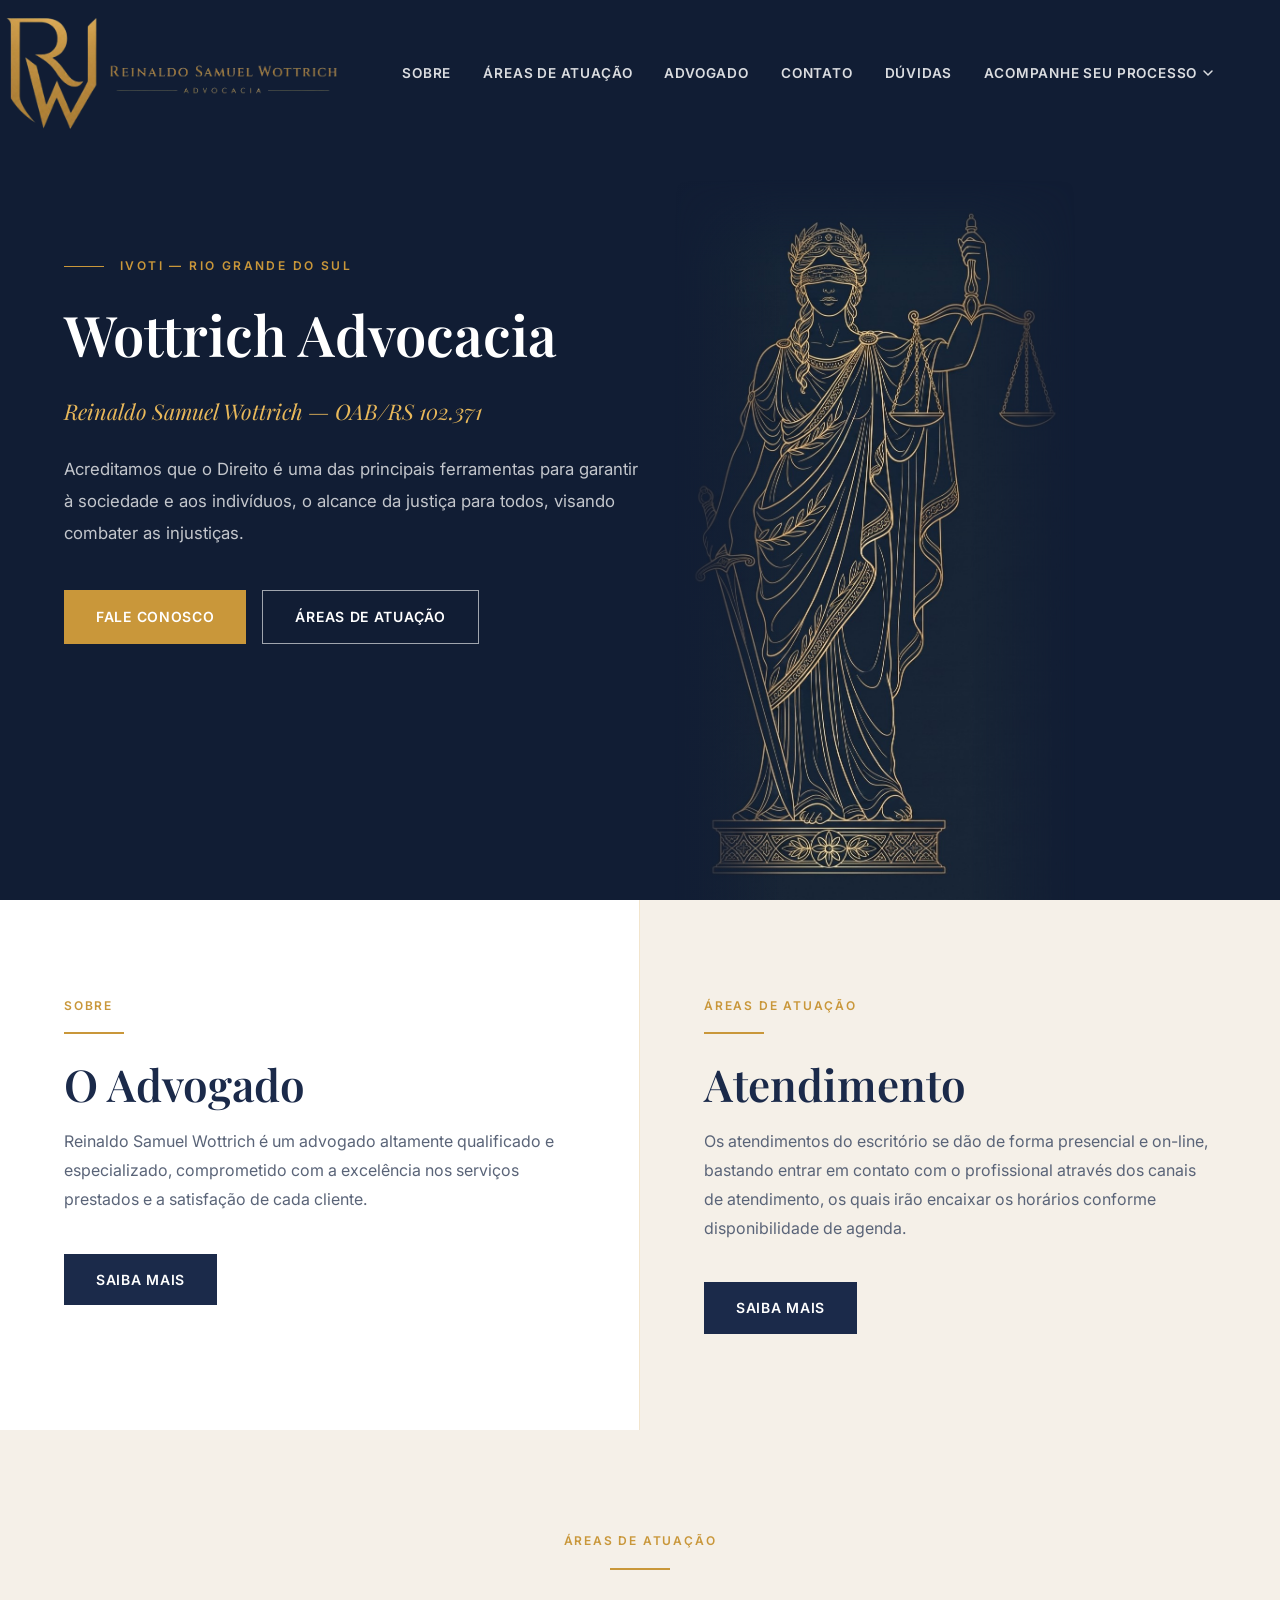
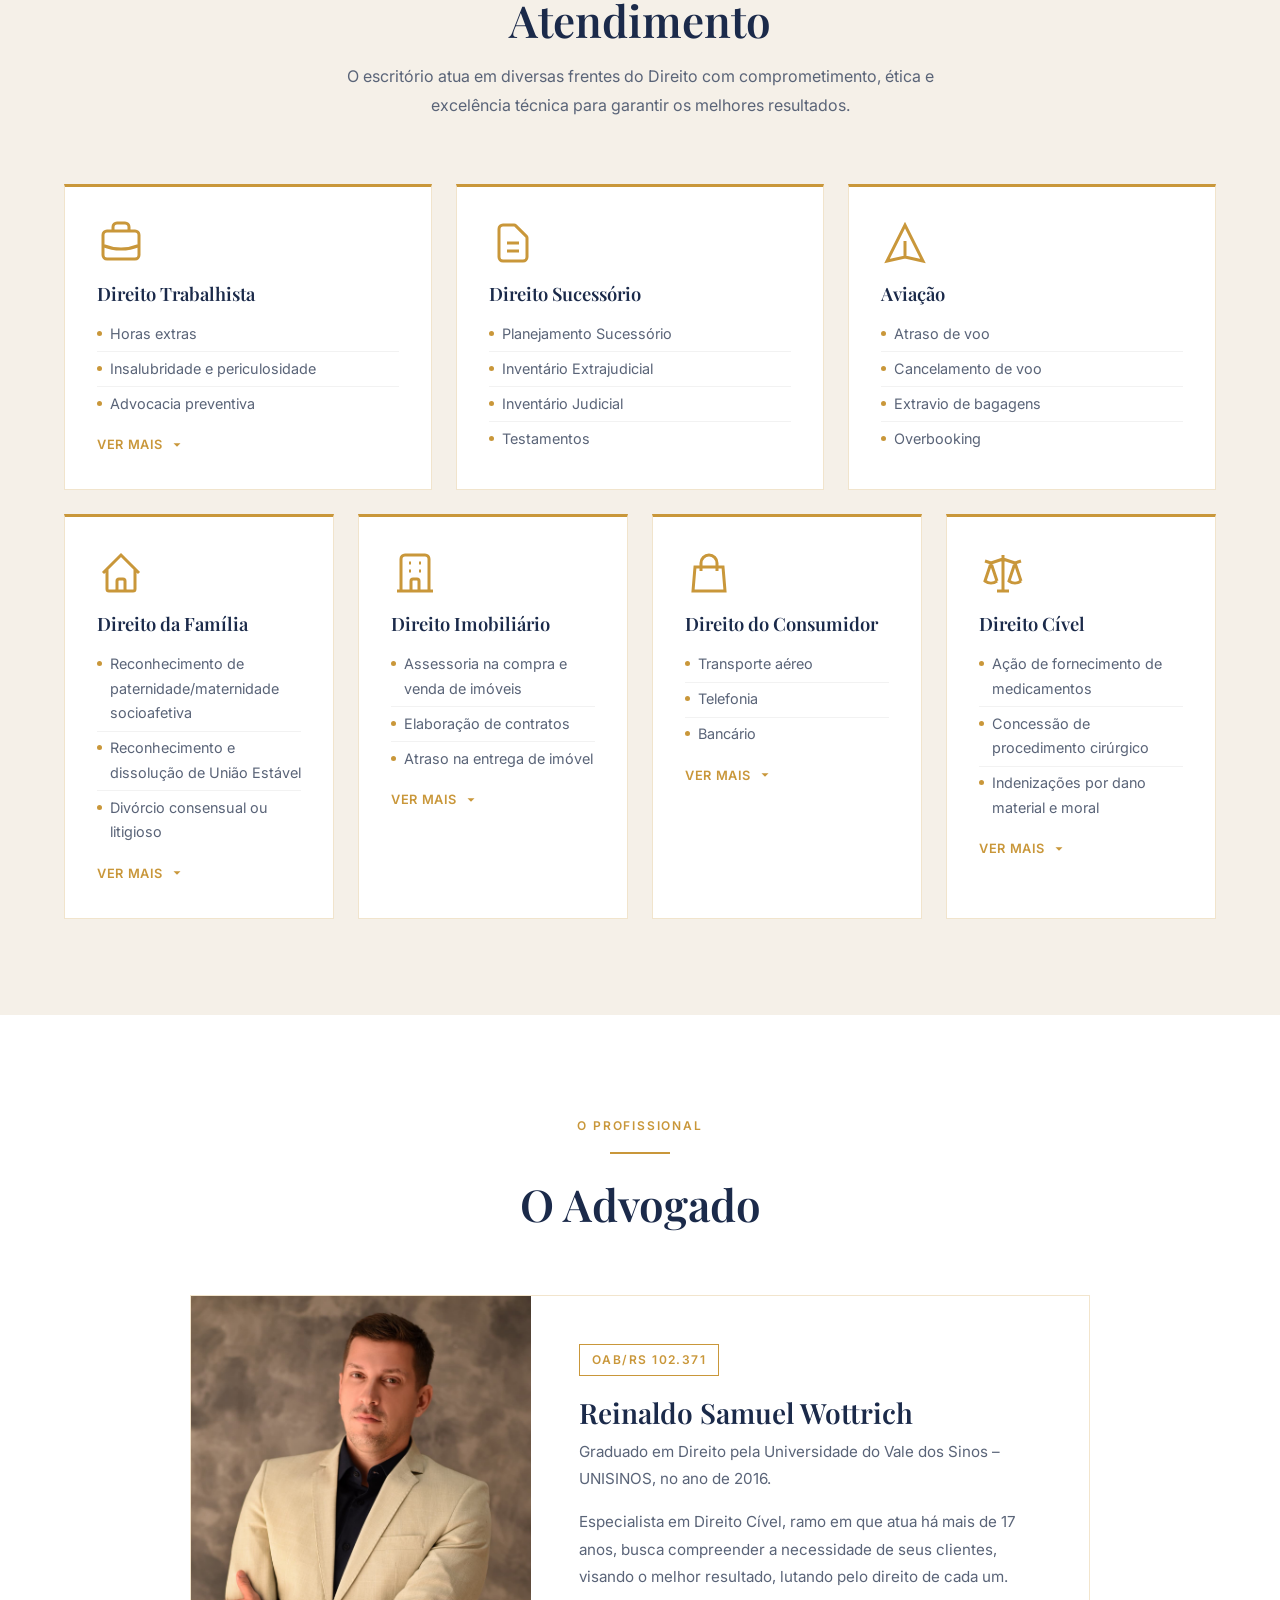
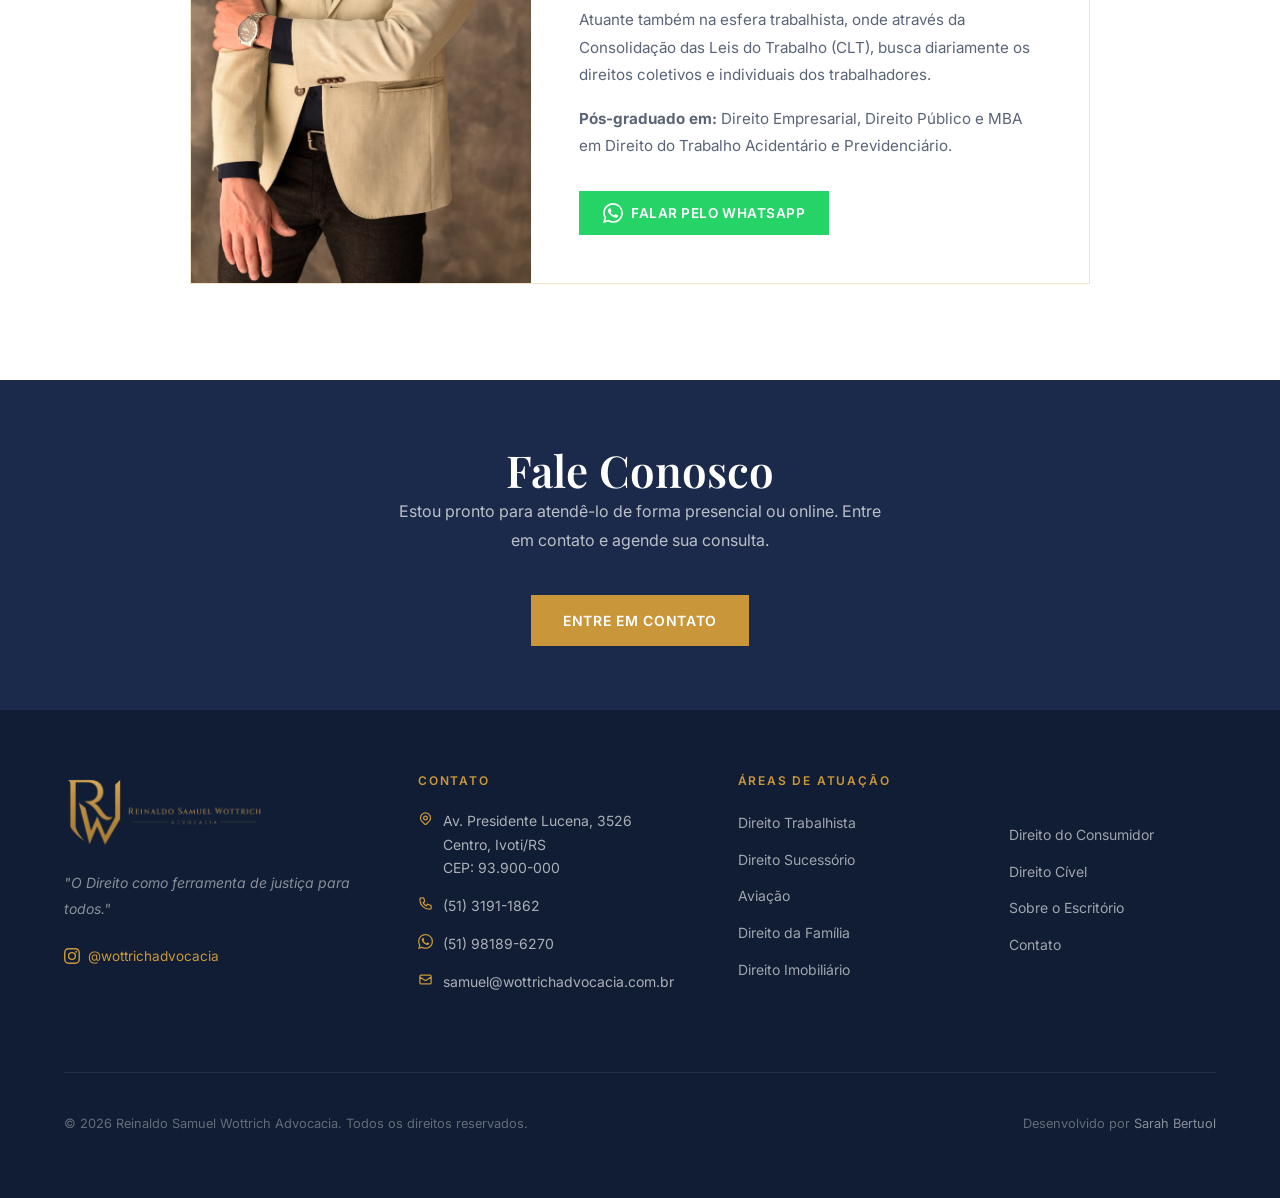
<file: index.html>
<!DOCTYPE html>
<html lang="pt-BR">
<head>
  <meta charset="UTF-8" />
  <meta name="viewport" content="width=device-width, initial-scale=1.0" />
  <title>Reinaldo Samuel Wottrich Advocacia | Ivoti – RS</title>
  <meta name="description" content="Escritório de advocacia em Ivoti/RS especializado em Direito Trabalhista, Família, Sucessório, Cível, Imobiliário e mais. Atendimento presencial e online." />
  <meta name="robots" content="index, follow" />
  <link rel="canonical" href="https://wottrichadvocacia.com.br/" />

  <!-- Open Graph -->
  <meta property="og:type" content="website" />
  <meta property="og:url" content="https://wottrichadvocacia.com.br/" />
  <meta property="og:title" content="Reinaldo Samuel Wottrich Advocacia | Ivoti – RS" />
  <meta property="og:description" content="Escritório de advocacia em Ivoti/RS com atendimento presencial e online. Direito Trabalhista, Família, Sucessório, Cível, Imobiliário e mais." />
  <meta property="og:image" content="https://wottrichadvocacia.com.br/og-image.jpg" />
  <meta property="og:locale" content="pt_BR" />

  <!-- Favicon -->
  <link rel="icon" href="/favicon.ico" sizes="any" />
  <link rel="icon" type="image/svg+xml" href="/favicon.svg" />

  <!-- Fonts -->
  <link rel="preconnect" href="https://fonts.googleapis.com" />
  <link rel="preconnect" href="https://fonts.gstatic.com" crossorigin />
  <link href="https://fonts.googleapis.com/css2?family=Playfair+Display:ital,wght@0,400;0,600;0,700;1,400&family=Inter:wght@300;400;500;600&display=swap" rel="stylesheet" />

  <!-- CSS -->
  <link rel="stylesheet" href="/css/style.css" />

  <!-- Schema.org JSON-LD -->
  <script type="application/ld+json">
  {
    "@context": "https://schema.org",
    "@type": ["LegalService", "LocalBusiness"],
    "name": "Reinaldo Samuel Wottrich Advocacia",
    "url": "https://wottrichadvocacia.com.br",
    "telephone": "+55-51-3191-1862",
    "email": "samuel@wottrichadvocacia.com.br",
    "description": "Escritório de advocacia em Ivoti/RS especializado em Direito Trabalhista, Família, Sucessório, Cível, Imobiliário e do Consumidor.",
    "address": {
      "@type": "PostalAddress",
      "streetAddress": "Avenida Presidente Lucena, 3526",
      "addressLocality": "Ivoti",
      "addressRegion": "RS",
      "postalCode": "93900-000",
      "addressCountry": "BR"
    },
    "geo": {
      "@type": "GeoCoordinates",
      "latitude": -29.6106,
      "longitude": -51.1614
    },
    "openingHoursSpecification": {
      "@type": "OpeningHoursSpecification",
      "dayOfWeek": ["Monday","Tuesday","Wednesday","Thursday","Friday"],
      "opens": "08:00",
      "closes": "18:00"
    },
    "sameAs": [
      "https://www.instagram.com/wottrichadvocacia/"
    ]
  }
  </script>
</head>
<body>

  <!-- ===== NAVBAR ===== -->
  <header>
    <nav class="navbar" role="navigation" aria-label="Menu principal">
      <div class="container">
        <div class="navbar__inner">

          <!-- Logo -->
          <a href="/" class="navbar__logo" aria-label="Reinaldo Samuel Wottrich Advocacia — página inicial">
            <img src="/logo_wottrich_advocacia_-_horizontal.png"
              alt="Reinaldo Samuel Wottrich Advocacia"
              style="height:130px;width:auto;display:block" />
          </a>

          <!-- Desktop menu -->
          <ul class="navbar__menu" id="main-menu" role="list">
            <li><a class="navbar__link" href="/sobre">Sobre</a></li>
            <li><a class="navbar__link" href="/#areasdeatuacao">Áreas de Atuação</a></li>
            <li><a class="navbar__link" href="/#advogado">Advogado</a></li>
            <li><a class="navbar__link" href="/contato">Contato</a></li>
            <li><a class="navbar__link" href="/sobre#faq">Dúvidas</a></li>
            <li class="navbar__dropdown">
              <button
                class="navbar__dropdown-toggle"
                aria-haspopup="true"
                aria-expanded="false"
                aria-controls="processo-menu"
              >
                Acompanhe seu Processo
                <svg width="12" height="12" viewBox="0 0 12 12" aria-hidden="true">
                  <path d="M2 4l4 4 4-4" stroke="currentColor" stroke-width="1.5" fill="none" stroke-linecap="round"/>
                </svg>
              </button>
              <ul class="navbar__dropdown-menu" id="processo-menu" role="list">
                <li>
                  <a class="navbar__dropdown-item" href="https://www.trt4.jus.br/portais/trt4/consulta-rapida"
                    target="_blank" rel="noopener noreferrer">
                    Justiça do Trabalho
                  </a>
                </li>
                <li>
                  <a class="navbar__dropdown-item" href="https://www.tjrs.jus.br/novo/busca/?return=proc&client=wp_index"
                    target="_blank" rel="noopener noreferrer">
                    Tribunal de Justiça
                  </a>
                </li>
                <li>
                  <a class="navbar__dropdown-item" href="https://www.trf4.jus.br/trf4/controlador.php?acao=principal"
                    target="_blank" rel="noopener noreferrer">
                    Justiça Federal
                  </a>
                </li>
              </ul>
            </li>
          </ul>

          <!-- Hamburger -->
          <button
            class="navbar__hamburger"
            id="hamburger"
            aria-label="Abrir menu"
            aria-expanded="false"
            aria-controls="main-menu"
          >
            <span></span>
            <span></span>
            <span></span>
          </button>

        </div>
      </div>
    </nav>
  </header>

  <main>

    <!-- ===== HERO ===== -->
    <section class="hero" aria-labelledby="hero-title">
      <div class="hero__bg" aria-hidden="true">
        <img class="hero__themis-img" src="/hero-bg.jpeg" alt="">
      </div>
      <div class="container">
        <div class="hero__content fade-in">
          <div class="hero__eyebrow" aria-hidden="true">
            <span class="hero__eyebrow-line"></span>
            <span class="hero__eyebrow-text">Ivoti — Rio Grande do Sul</span>
          </div>
          <h1 class="hero__title" id="hero-title">Wottrich Advocacia</h1>
          <p class="hero__subtitle">Reinaldo Samuel Wottrich — <span class="hero__oab">OAB/RS 102.371</span></p>
          <p class="hero__text">
            Acreditamos que o Direito é uma das principais ferramentas para garantir à
            sociedade e aos indivíduos, o alcance da justiça para todos, visando combater
            as injustiças.
          </p>
          <div class="hero__actions">
            <a class="btn btn--primary" href="/contato">Fale Conosco</a>
            <a class="btn btn--outline" href="#areasdeatuacao">Áreas de Atuação</a>
          </div>
        </div>
      </div>
    </section>

    <!-- ===== PREVIEW: QUEM SOMOS + ATENDIMENTO ===== -->
    <section aria-label="Sobre o escritório e atendimento">
      <div class="preview-grid">

        <div class="preview-card fade-in">
          <span class="section-badge">Sobre</span>
          <div class="divider"></div>
          <h2 class="section-title">O Advogado</h2>
          <p class="section-text">
            Reinaldo Samuel Wottrich é um advogado altamente qualificado e especializado,
            comprometido com a excelência nos serviços prestados e a satisfação de cada cliente.
          </p>
          <a class="btn btn--navy" href="#advogado" style="align-self: flex-start">Saiba Mais</a>
        </div>

        <div class="preview-card fade-in">
          <span class="section-badge">Áreas de Atuação</span>
          <div class="divider"></div>
          <h2 class="section-title">Atendimento</h2>
          <p class="section-text">
            Os atendimentos do escritório se dão de forma presencial e on-line, bastando
            entrar em contato com o profissional através dos canais de atendimento, os
            quais irão encaixar os horários conforme disponibilidade de agenda.
          </p>
          <a class="btn btn--navy" href="#areasdeatuacao" style="align-self: flex-start">Saiba Mais</a>
        </div>

      </div>
    </section>

    <!-- ===== ÁREAS DE ATUAÇÃO ===== -->
    <section class="areas section" id="areasdeatuacao" aria-labelledby="areas-title">
      <div class="container">
        <div class="areas__header fade-in">
          <span class="section-badge">Áreas de Atuação</span>
          <div class="divider divider--center"></div>
          <h2 class="section-title" id="areas-title">Atendimento</h2>
          <p style="max-width:600px;margin-inline:auto;color:var(--text-muted)">
            O escritório atua em diversas frentes do Direito com comprometimento, ética e
            excelência técnica para garantir os melhores resultados.
          </p>
        </div>

        <div class="areas__grid">

          <!-- 1. Trabalhista -->
          <article class="area-card fade-in" aria-label="Direito Trabalhista">
            <div class="area-card__icon" aria-hidden="true">
              <svg viewBox="0 0 24 24" fill="none" stroke="currentColor" stroke-width="1.5">
                <path d="M21 13.255A23.931 23.931 0 0112 15c-3.183 0-6.22-.62-9-1.745M16 6V4a2 2 0 00-2-2h-4a2 2 0 00-2 2v2m4 6h.01M5 20h14a2 2 0 002-2V8a2 2 0 00-2-2H5a2 2 0 00-2 2v10a2 2 0 002 2z"/>
              </svg>
            </div>
            <h3 class="area-card__title">Direito Trabalhista</h3>
            <ul class="area-card__list">
              <li>Horas extras</li>
              <li>Insalubridade e periculosidade</li>
              <li>Advocacia preventiva</li>
            </ul>
            <div class="area-card__extra">
              <ul class="area-card__list">
                <li>Reconhecimento de vínculo de emprego</li>
                <li>Atraso de recolhimento de FGTS e multa de 40%</li>
                <li>Equiparações salariais</li>
                <li>Indenizações lesivas ao contrato de trabalho</li>
                <li>Desvio de funções</li>
                <li>Reintegrações ao emprego</li>
                <li>Indenizações por doenças e acidentes de trabalho</li>
                <li>Estabilidades decorrentes do trabalho</li>
                <li>Danos morais por tratamento indigno no trabalho</li>
              </ul>
            </div>
            <button class="area-card__toggle" aria-expanded="false">
              <span class="toggle-label">Ver mais</span>
              <svg viewBox="0 0 24 24"><path d="M6 9l6 6 6-6"/></svg>
            </button>
          </article>

          <!-- 3. Sucessório -->
          <article class="area-card fade-in" aria-label="Direito Sucessório">
            <div class="area-card__icon" aria-hidden="true">
              <svg viewBox="0 0 24 24" fill="none" stroke="currentColor" stroke-width="1.5">
                <path d="M9 12h6m-6 4h6m2 5H7a2 2 0 01-2-2V5a2 2 0 012-2h5.586a1 1 0 01.707.293l5.414 5.414a1 1 0 01.293.707V19a2 2 0 01-2 2z"/>
              </svg>
            </div>
            <h3 class="area-card__title">Direito Sucessório</h3>
            <ul class="area-card__list">
              <li>Planejamento Sucessório</li>
              <li>Inventário Extrajudicial</li>
              <li>Inventário Judicial</li>
              <li>Testamentos</li>
            </ul>
          </article>

          <!-- 4. Aviação -->
          <article class="area-card fade-in" aria-label="Aviação">
            <div class="area-card__icon" aria-hidden="true">
              <svg viewBox="0 0 24 24" fill="none" stroke="currentColor" stroke-width="1.5">
                <path d="M12 19l9 2-9-18-9 18 9-2zm0 0v-8"/>
              </svg>
            </div>
            <h3 class="area-card__title">Aviação</h3>
            <ul class="area-card__list">
              <li>Atraso de voo</li>
              <li>Cancelamento de voo</li>
              <li>Extravio de bagagens</li>
              <li>Overbooking</li>
            </ul>
          </article>

          <!-- 5. Família -->
          <article class="area-card fade-in" aria-label="Direito da Família">
            <div class="area-card__icon" aria-hidden="true">
              <svg viewBox="0 0 24 24" fill="none" stroke="currentColor" stroke-width="1.5">
                <path d="M3 12l2-2m0 0l7-7 7 7M5 10v10a1 1 0 001 1h3m10-11l2 2m-2-2v10a1 1 0 01-1 1h-3m-6 0a1 1 0 001-1v-4a1 1 0 011-1h2a1 1 0 011 1v4a1 1 0 001 1m-6 0h6"/>
              </svg>
            </div>
            <h3 class="area-card__title">Direito da Família</h3>
            <ul class="area-card__list">
              <li>Reconhecimento de paternidade/maternidade socioafetiva</li>
              <li>Reconhecimento e dissolução de União Estável</li>
              <li>Divórcio consensual ou litigioso</li>
            </ul>
            <div class="area-card__extra">
              <ul class="area-card__list">
                <li>Ação de Alimentos: instituição, execução, revisão e exoneração</li>
                <li>Guarda de menores e regulamentação de visitas</li>
                <li>Tutela e Curatela</li>
                <li>Interdição e Emancipação</li>
                <li>Preparação e registro de testamentos</li>
                <li>Arrolamento e inventário de bens</li>
                <li>Planejamento sucessório</li>
              </ul>
            </div>
            <button class="area-card__toggle" aria-expanded="false">
              <span class="toggle-label">Ver mais</span>
              <svg viewBox="0 0 24 24"><path d="M6 9l6 6 6-6"/></svg>
            </button>
          </article>

          <!-- 6. Imobiliário -->
          <article class="area-card fade-in" aria-label="Direito Imobiliário">
            <div class="area-card__icon" aria-hidden="true">
              <svg viewBox="0 0 24 24" fill="none" stroke="currentColor" stroke-width="1.5">
                <path d="M19 21V5a2 2 0 00-2-2H7a2 2 0 00-2 2v16m14 0h2m-2 0h-5m-9 0H3m2 0h5M9 7h1m-1 4h1m4-4h1m-1 4h1m-5 10v-5a1 1 0 011-1h2a1 1 0 011 1v5m-4 0h4"/>
              </svg>
            </div>
            <h3 class="area-card__title">Direito Imobiliário</h3>
            <ul class="area-card__list">
              <li>Assessoria na compra e venda de imóveis</li>
              <li>Elaboração de contratos</li>
              <li>Atraso na entrega de imóvel</li>
            </ul>
            <div class="area-card__extra">
              <ul class="area-card__list">
                <li>Defeitos estruturais</li>
                <li>Lei de inquilinato (locação residencial e comercial)</li>
              </ul>
            </div>
            <button class="area-card__toggle" aria-expanded="false">
              <span class="toggle-label">Ver mais</span>
              <svg viewBox="0 0 24 24"><path d="M6 9l6 6 6-6"/></svg>
            </button>
          </article>

          <!-- 7. Consumidor -->
          <article class="area-card fade-in" aria-label="Direito do Consumidor">
            <div class="area-card__icon" aria-hidden="true">
              <svg viewBox="0 0 24 24" fill="none" stroke="currentColor" stroke-width="1.5">
                <path d="M16 11V7a4 4 0 00-8 0v4M5 9h14l1 12H4L5 9z"/>
              </svg>
            </div>
            <h3 class="area-card__title">Direito do Consumidor</h3>
            <ul class="area-card__list">
              <li>Transporte aéreo</li>
              <li>Telefonia</li>
              <li>Bancário</li>
            </ul>
            <div class="area-card__extra">
              <ul class="area-card__list">
                <li>Proteção de dados</li>
                <li>Cobranças indevidas</li>
                <li>Danos morais</li>
              </ul>
            </div>
            <button class="area-card__toggle" aria-expanded="false">
              <span class="toggle-label">Ver mais</span>
              <svg viewBox="0 0 24 24"><path d="M6 9l6 6 6-6"/></svg>
            </button>
          </article>

          <!-- 8. Cível -->
          <article class="area-card fade-in" aria-label="Direito Cível">
            <div class="area-card__icon" aria-hidden="true">
              <svg viewBox="0 0 24 24" fill="none" stroke="currentColor" stroke-width="1.5">
                <path d="M3 6l3 1m0 0l-3 9a5.002 5.002 0 006.001 0M6 7l3 9M6 7l6-2m6 2l3-1m-3 1l-3 9a5.002 5.002 0 006.001 0M18 7l3 9m-3-9l-6-2m0-2v2m0 16V5m0 16H9m3 0h3"/>
              </svg>
            </div>
            <h3 class="area-card__title">Direito Cível</h3>
            <ul class="area-card__list">
              <li>Ação de fornecimento de medicamentos</li>
              <li>Concessão de procedimento cirúrgico</li>
              <li>Indenizações por dano material e moral</li>
            </ul>
            <div class="area-card__extra">
              <ul class="area-card__list">
                <li>Ação para concessão de liminar em procedimento de TAVI</li>
                <li>Código de Defesa do Consumidor</li>
                <li>Ações de cobranças</li>
                <li>Usucapião</li>
                <li>Adoção</li>
                <li>Acidente de trânsito</li>
              </ul>
            </div>
            <button class="area-card__toggle" aria-expanded="false">
              <span class="toggle-label">Ver mais</span>
              <svg viewBox="0 0 24 24"><path d="M6 9l6 6 6-6"/></svg>
            </button>
          </article>

        </div>
      </div>
    </section>

    <!-- ===== ADVOGADO ===== -->
    <section class="advogado section" id="advogado" aria-labelledby="advogado-title">
      <div class="container">
        <div class="areas__header fade-in" style="text-align:center;margin-bottom:var(--space-xl)">
          <span class="section-badge">O Profissional</span>
          <div class="divider divider--center"></div>
          <h2 class="section-title" id="advogado-title">O Advogado</h2>
        </div>

        <div class="advogado__card fade-in">
          <div class="advogado__photo">
            <img
              src="/reinaldo.jpg"
              alt="Dr. Reinaldo Samuel Wottrich — Advogado OAB/RS 102.371"
              loading="lazy"
              style="width:100%;height:100%;object-fit:cover;object-position:top center"
              onerror="this.style.display='none';this.nextElementSibling.style.display='flex'"
            />
            <div class="advogado__photo-placeholder" aria-hidden="true" style="display:none">
              <svg viewBox="0 0 24 24" fill="none" stroke="currentColor" stroke-width="1" aria-hidden="true">
                <path d="M20 21v-2a4 4 0 00-4-4H8a4 4 0 00-4 4v2M12 11a4 4 0 100-8 4 4 0 000 8z"/>
              </svg>
              <span>Foto do Advogado</span>
            </div>
          </div>

          <div class="advogado__info">
            <span class="advogado__oab">OAB/RS 102.371</span>
            <h3 class="advogado__name">Reinaldo Samuel Wottrich</h3>
            <div class="advogado__bio">
              <p>
                Graduado em Direito pela Universidade do Vale dos Sinos – UNISINOS, no ano de 2016.
              </p>
              <p>
                Especialista em Direito Cível, ramo em que atua há mais de 17 anos, busca
                compreender a necessidade de seus clientes, visando o melhor resultado, lutando
                pelo direito de cada um.
              </p>
              <p>
                Atuante também na esfera trabalhista, onde através da Consolidação das Leis do
                Trabalho (CLT), busca diariamente os direitos coletivos e individuais dos
                trabalhadores.
              </p>
              <p>
                <strong>Pós-graduado em:</strong> Direito Empresarial, Direito Público e MBA em
                Direito do Trabalho Acidentário e Previdenciário.
              </p>
            </div>
            <a
              class="btn btn--whatsapp"
              href="https://api.whatsapp.com/send?phone=555181896270&text=Ol%C3%A1%20Samuel.%20Venho%20atrav%C3%A9s%20do%20site%20e%20gostaria%20de%20ter%20mais%20informa%C3%A7%C3%B5es%20sobre%20o%20atendimento%20do%20seu%20escrit%C3%B3rio."
              target="_blank"
              rel="noopener noreferrer"
              aria-label="Entrar em contato pelo WhatsApp"
            >
              <svg width="20" height="20" viewBox="0 0 24 24" fill="currentColor" aria-hidden="true">
                <path d="M17.472 14.382c-.297-.149-1.758-.867-2.03-.967-.273-.099-.471-.148-.67.15-.197.297-.767.966-.94 1.164-.173.199-.347.223-.644.075-.297-.15-1.255-.463-2.39-1.475-.883-.788-1.48-1.761-1.653-2.059-.173-.297-.018-.458.13-.606.134-.133.298-.347.446-.52.149-.174.198-.298.298-.497.099-.198.05-.371-.025-.52-.075-.149-.669-1.612-.916-2.207-.242-.579-.487-.5-.669-.51-.173-.008-.371-.01-.57-.01-.198 0-.52.074-.792.372-.272.297-1.04 1.016-1.04 2.479 0 1.462 1.065 2.875 1.213 3.074.149.198 2.096 3.2 5.077 4.487.709.306 1.262.489 1.694.625.712.227 1.36.195 1.871.118.571-.085 1.758-.719 2.006-1.413.248-.694.248-1.289.173-1.413-.074-.124-.272-.198-.57-.347m-5.421 7.403h-.004a9.87 9.87 0 01-5.031-1.378l-.361-.214-3.741.982.998-3.648-.235-.374a9.86 9.86 0 01-1.51-5.26c.001-5.45 4.436-9.884 9.888-9.884 2.64 0 5.122 1.03 6.988 2.898a9.825 9.825 0 012.893 6.994c-.003 5.45-4.437 9.884-9.885 9.884m8.413-18.297A11.815 11.815 0 0012.05 0C5.495 0 .16 5.335.157 11.892c0 2.096.547 4.142 1.588 5.945L.057 24l6.305-1.654a11.882 11.882 0 005.683 1.448h.005c6.554 0 11.89-5.335 11.893-11.893a11.821 11.821 0 00-3.48-8.413z"/>
              </svg>
              Falar pelo WhatsApp
            </a>
          </div>
        </div>
      </div>
    </section>

    <!-- ===== CTA FALE CONOSCO ===== -->
    <section class="cta-section fade-in" aria-labelledby="cta-title">
      <div class="container">
        <h2 id="cta-title">Fale Conosco</h2>
        <p>Estou pronto para atendê-lo de forma presencial ou online. Entre em contato e agende sua consulta.</p>
        <a class="btn btn--primary" href="/contato">Entre em Contato</a>
      </div>
    </section>

  </main>

  <!-- ===== FOOTER ===== -->
  <footer class="footer" role="contentinfo">
    <div class="container">
      <div class="footer__grid">

        <!-- Brand -->
        <div class="footer__brand">
          <a href="/" aria-label="Reinaldo Samuel Wottrich Advocacia — página inicial">
            <img src="/logo_wottrich_advocacia_-_horizontal.png" alt="Reinaldo Samuel Wottrich Advocacia" class="footer__icon" />
          </a>
          <p class="footer__tagline">
            "O Direito como ferramenta de justiça para todos."
          </p>
          <div class="footer__social">
            <a href="https://www.instagram.com/wottrichadvocacia/"
               target="_blank" rel="noopener noreferrer"
               aria-label="Instagram do escritório">
              <svg width="16" height="16" viewBox="0 0 24 24" fill="currentColor" aria-hidden="true">
                <path d="M12 2.163c3.204 0 3.584.012 4.85.07 3.252.148 4.771 1.691 4.919 4.919.058 1.265.069 1.645.069 4.849 0 3.205-.012 3.584-.069 4.849-.149 3.225-1.664 4.771-4.919 4.919-1.266.058-1.644.07-4.85.07-3.204 0-3.584-.012-4.849-.07-3.26-.149-4.771-1.699-4.919-4.92-.058-1.265-.07-1.644-.07-4.849 0-3.204.013-3.583.07-4.849.149-3.227 1.664-4.771 4.919-4.919 1.266-.057 1.645-.069 4.849-.069zM12 0C8.741 0 8.333.014 7.053.072 2.695.272.273 2.69.073 7.052.014 8.333 0 8.741 0 12c0 3.259.014 3.668.072 4.948.2 4.358 2.618 6.78 6.98 6.98C8.333 23.986 8.741 24 12 24c3.259 0 3.668-.014 4.948-.072 4.354-.2 6.782-2.618 6.979-6.98.059-1.28.073-1.689.073-4.948 0-3.259-.014-3.667-.072-4.947-.196-4.354-2.617-6.78-6.979-6.98C15.668.014 15.259 0 12 0zm0 5.838a6.162 6.162 0 100 12.324 6.162 6.162 0 000-12.324zM12 16a4 4 0 110-8 4 4 0 010 8zm6.406-11.845a1.44 1.44 0 100 2.881 1.44 1.44 0 000-2.881z"/>
              </svg>
              @wottrichadvocacia
            </a>
          </div>
        </div>

        <!-- Contato -->
        <div>
          <h4 class="footer__heading">Contato</h4>
          <ul class="footer__contacts">
            <li>
              <svg viewBox="0 0 24 24" fill="none" stroke="currentColor" stroke-width="2" aria-hidden="true">
                <path d="M17.657 16.657L13.414 20.9a1.998 1.998 0 01-2.827 0l-4.244-4.243a8 8 0 1111.314 0z"/>
                <path d="M15 11a3 3 0 11-6 0 3 3 0 016 0z"/>
              </svg>
              <a href="https://www.google.com/maps/search/?api=1&query=Av.+Presidente+Lucena%2C+3526%2C+Centro%2C+Ivoti%2C+RS" target="_blank" rel="noopener noreferrer">Av. Presidente Lucena, 3526<br>Centro, Ivoti/RS<br>CEP: 93.900-000</a>
            </li>
            <li>
              <svg viewBox="0 0 24 24" fill="none" stroke="currentColor" stroke-width="2" aria-hidden="true">
                <path d="M3 5a2 2 0 012-2h3.28a1 1 0 01.948.684l1.498 4.493a1 1 0 01-.502 1.21l-2.257 1.13a11.042 11.042 0 005.516 5.516l1.13-2.257a1 1 0 011.21-.502l4.493 1.498a1 1 0 01.684.949V19a2 2 0 01-2 2h-1C9.716 21 3 14.284 3 6V5z"/>
              </svg>
              <a href="tel:+555131911862">(51) 3191-1862</a>
            </li>
            <li>
              <svg viewBox="0 0 24 24" fill="currentColor" aria-hidden="true">
                <path d="M17.472 14.382c-.297-.149-1.758-.867-2.03-.967-.273-.099-.471-.148-.67.15-.197.297-.767.966-.94 1.164-.173.199-.347.223-.644.075-.297-.15-1.255-.463-2.39-1.475-.883-.788-1.48-1.761-1.653-2.059-.173-.297-.018-.458.13-.606.134-.133.298-.347.446-.52.149-.174.198-.298.298-.497.099-.198.05-.371-.025-.52-.075-.149-.669-1.612-.916-2.207-.242-.579-.487-.5-.669-.51-.173-.008-.371-.01-.57-.01-.198 0-.52.074-.792.372-.272.297-1.04 1.016-1.04 2.479 0 1.462 1.065 2.875 1.213 3.074.149.198 2.096 3.2 5.077 4.487.709.306 1.262.489 1.694.625.712.227 1.36.195 1.871.118.571-.085 1.758-.719 2.006-1.413.248-.694.248-1.289.173-1.413-.074-.124-.272-.198-.57-.347m-5.421 7.403h-.004a9.87 9.87 0 01-5.031-1.378l-.361-.214-3.741.982.998-3.648-.235-.374a9.86 9.86 0 01-1.51-5.26c.001-5.45 4.436-9.884 9.888-9.884 2.64 0 5.122 1.03 6.988 2.898a9.825 9.825 0 012.893 6.994c-.003 5.45-4.437 9.884-9.885 9.884m8.413-18.297A11.815 11.815 0 0012.05 0C5.495 0 .16 5.335.157 11.892c0 2.096.547 4.142 1.588 5.945L.057 24l6.305-1.654a11.882 11.882 0 005.683 1.448h.005c6.554 0 11.89-5.335 11.893-11.893a11.821 11.821 0 00-3.48-8.413z"/>
              </svg>
              <a href="https://api.whatsapp.com/send?phone=555181896270&text=Ol%C3%A1%20Samuel.%20Venho%20atrav%C3%A9s%20do%20site%20e%20gostaria%20de%20ter%20mais%20informa%C3%A7%C3%B5es%20sobre%20o%20atendimento%20do%20seu%20escrit%C3%B3rio."
                 target="_blank" rel="noopener noreferrer">
                (51) 98189-6270
              </a>
            </li>
            <li>
              <svg viewBox="0 0 24 24" fill="none" stroke="currentColor" stroke-width="2" aria-hidden="true">
                <path d="M3 8l7.89 5.26a2 2 0 002.22 0L21 8M5 19h14a2 2 0 002-2V7a2 2 0 00-2-2H5a2 2 0 00-2 2v10a2 2 0 002 2z"/>
              </svg>
              <a href="mailto:samuel@wottrichadvocacia.com.br">samuel@wottrichadvocacia.com.br</a>
            </li>
          </ul>
        </div>

        <!-- Áreas col 1 -->
        <div>
          <h4 class="footer__heading">Áreas de Atuação</h4>
          <ul class="footer__links">
            <li><a href="/#areasdeatuacao">Direito Trabalhista</a></li>
            <li><a href="/#areasdeatuacao">Direito Sucessório</a></li>
            <li><a href="/#areasdeatuacao">Aviação</a></li>
            <li><a href="/#areasdeatuacao">Direito da Família</a></li>
            <li><a href="/#areasdeatuacao">Direito Imobiliário</a></li>
          </ul>
        </div>

        <!-- Áreas col 2 -->
        <div>
          <h4 class="footer__heading">&nbsp;</h4>
          <ul class="footer__links" style="margin-top:2rem">
            <li><a href="/#areasdeatuacao">Direito do Consumidor</a></li>
            <li><a href="/#areasdeatuacao">Direito Cível</a></li>
            <li><a href="/sobre">Sobre o Escritório</a></li>
            <li><a href="/contato">Contato</a></li>
          </ul>
        </div>

      </div>

      <div class="footer__bottom">
        <span>© 2026 Reinaldo Samuel Wottrich Advocacia. Todos os direitos reservados.</span>
        <span>
          Desenvolvido por
          <a href="https://api.whatsapp.com/send?phone=5554981490779"
             target="_blank" rel="noopener noreferrer">
            Sarah Bertuol
          </a>
        </span>
      </div>
    </div>
  </footer>

  <script src="/js/main.js"></script>
</body>
</html>
</file>
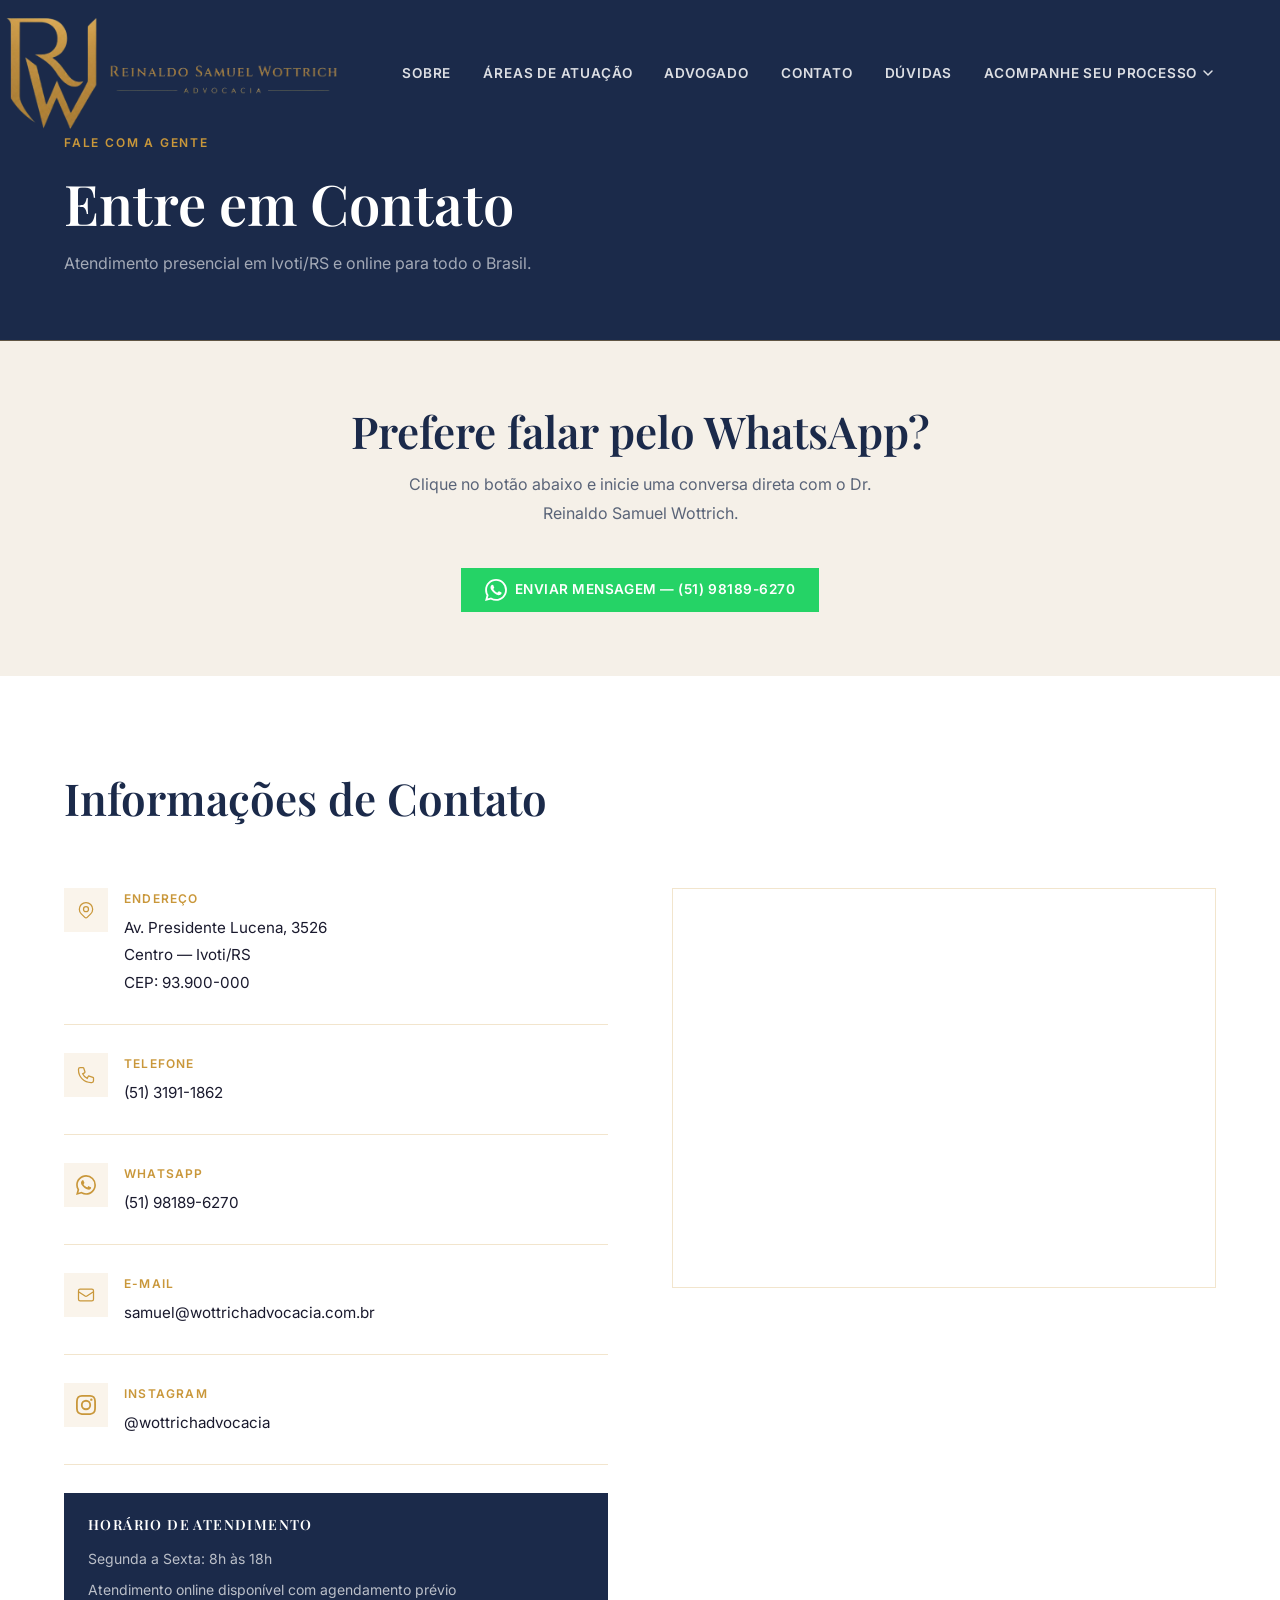
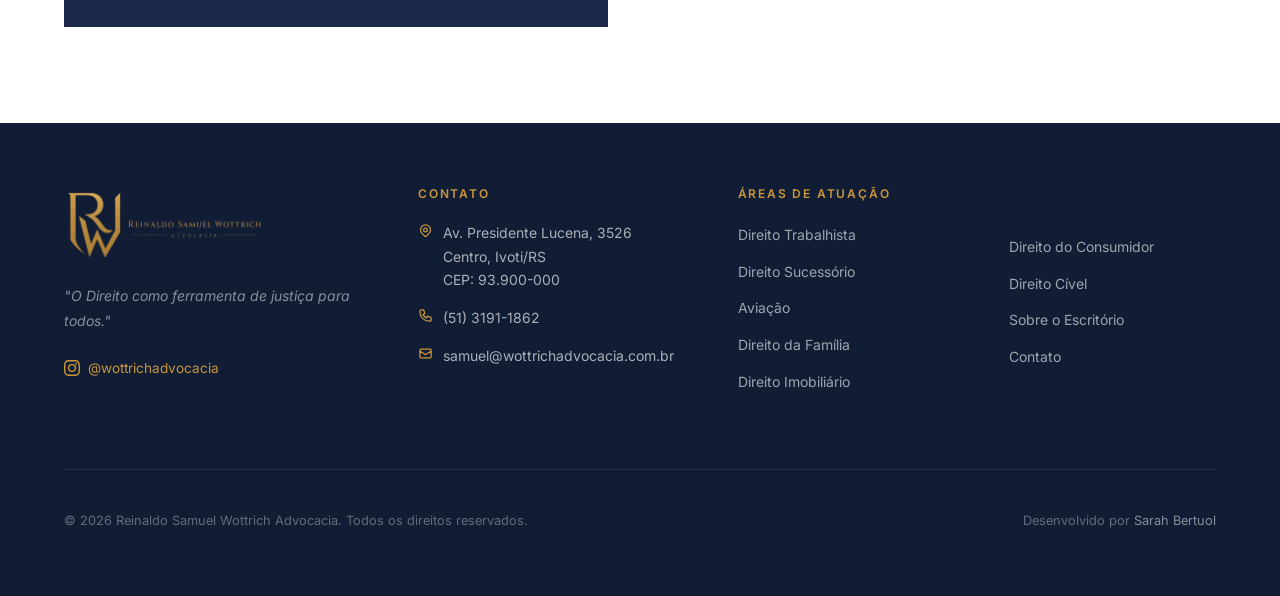
<file: contato.html>
<!DOCTYPE html>
<html lang="pt-BR">
<head>
  <meta charset="UTF-8" />
  <meta name="viewport" content="width=device-width, initial-scale=1.0" />
  <title>Contato | Reinaldo Samuel Wottrich Advocacia</title>
  <meta name="description" content="Entre em contato com o escritório Wottrich Advocacia em Ivoti/RS. Atendimento presencial e online. Telefone, WhatsApp e e-mail disponíveis." />
  <meta name="robots" content="index, follow" />
  <link rel="canonical" href="https://wottrichadvocacia.com.br/contato" />

  <!-- Open Graph -->
  <meta property="og:type" content="website" />
  <meta property="og:url" content="https://wottrichadvocacia.com.br/contato" />
  <meta property="og:title" content="Contato | Reinaldo Samuel Wottrich Advocacia" />
  <meta property="og:description" content="Entre em contato com o escritório Wottrich Advocacia. Atendimento presencial em Ivoti/RS e online para todo o Brasil." />
  <meta property="og:image" content="https://wottrichadvocacia.com.br/og-image.jpg" />
  <meta property="og:locale" content="pt_BR" />

  <!-- Favicon -->
  <link rel="icon" href="/favicon.ico" sizes="any" />
  <link rel="icon" type="image/svg+xml" href="/favicon.svg" />

  <!-- Fonts -->
  <link rel="preconnect" href="https://fonts.googleapis.com" />
  <link rel="preconnect" href="https://fonts.gstatic.com" crossorigin />
  <link href="https://fonts.googleapis.com/css2?family=Playfair+Display:ital,wght@0,400;0,600;0,700;1,400&family=Inter:wght@300;400;500;600&display=swap" rel="stylesheet" />

  <!-- CSS -->
  <link rel="stylesheet" href="/css/style.css" />

  <!-- Schema.org -->
  <script type="application/ld+json">
  {
    "@context": "https://schema.org",
    "@type": ["LegalService", "LocalBusiness"],
    "name": "Reinaldo Samuel Wottrich Advocacia",
    "url": "https://wottrichadvocacia.com.br",
    "telephone": "+55-51-3191-1862",
    "email": "samuel@wottrichadvocacia.com.br",
    "address": {
      "@type": "PostalAddress",
      "streetAddress": "Avenida Presidente Lucena, 3526",
      "addressLocality": "Ivoti",
      "addressRegion": "RS",
      "postalCode": "93900-000",
      "addressCountry": "BR"
    },
    "openingHoursSpecification": {
      "@type": "OpeningHoursSpecification",
      "dayOfWeek": ["Monday","Tuesday","Wednesday","Thursday","Friday"],
      "opens": "08:00",
      "closes": "18:00"
    },
    "sameAs": ["https://www.instagram.com/wottrichadvocacia/"]
  }
  </script>
</head>
<body>

  <!-- ===== NAVBAR ===== -->
  <header>
    <nav class="navbar scrolled" role="navigation" aria-label="Menu principal">
      <div class="container">
        <div class="navbar__inner">

          <a href="/" class="navbar__logo" aria-label="Reinaldo Samuel Wottrich Advocacia — página inicial">
            <img src="/logo_wottrich_advocacia_-_horizontal.png"
              alt="Reinaldo Samuel Wottrich Advocacia"
              style="height:130px;width:auto;display:block" />
          </a>

          <ul class="navbar__menu" id="main-menu" role="list">
            <li><a class="navbar__link" href="/sobre">Sobre</a></li>
            <li><a class="navbar__link" href="/#areasdeatuacao">Áreas de Atuação</a></li>
            <li><a class="navbar__link" href="/#advogado">Advogado</a></li>
            <li><a class="navbar__link" href="/contato">Contato</a></li>
            <li><a class="navbar__link" href="/sobre#faq">Dúvidas</a></li>
            <li class="navbar__dropdown">
              <button class="navbar__dropdown-toggle" aria-haspopup="true" aria-expanded="false" aria-controls="processo-menu">
                Acompanhe seu Processo
                <svg width="12" height="12" viewBox="0 0 12 12" aria-hidden="true">
                  <path d="M2 4l4 4 4-4" stroke="currentColor" stroke-width="1.5" fill="none" stroke-linecap="round"/>
                </svg>
              </button>
              <ul class="navbar__dropdown-menu" id="processo-menu" role="list">
                <li><a class="navbar__dropdown-item" href="https://www.trt4.jus.br/portais/trt4/consulta-rapida" target="_blank" rel="noopener noreferrer">Justiça do Trabalho</a></li>
                <li><a class="navbar__dropdown-item" href="https://www.tjrs.jus.br/novo/busca/?return=proc&client=wp_index" target="_blank" rel="noopener noreferrer">Tribunal de Justiça</a></li>
                <li><a class="navbar__dropdown-item" href="https://www.trf4.jus.br/trf4/controlador.php?acao=principal" target="_blank" rel="noopener noreferrer">Justiça Federal</a></li>
              </ul>
            </li>
          </ul>

          <button class="navbar__hamburger" id="hamburger" aria-label="Abrir menu" aria-expanded="false" aria-controls="main-menu">
            <span></span><span></span><span></span>
          </button>

        </div>
      </div>
    </nav>
  </header>

  <main>

    <!-- ===== PAGE HERO ===== -->
    <section class="page-hero" aria-labelledby="page-title">
      <div class="container">
        <span class="section-badge">Fale com a gente</span>
        <h1 id="page-title">Entre em Contato</h1>
        <p style="margin-top:0.75rem;max-width:480px">
          Atendimento presencial em Ivoti/RS e online para todo o Brasil.
        </p>
      </div>
    </section>

    <!-- ===== WHATSAPP CTA ===== -->
    <section class="whatsapp-cta" aria-label="Contato via WhatsApp">
      <div class="container">
        <h2>Prefere falar pelo WhatsApp?</h2>
        <p>Clique no botão abaixo e inicie uma conversa direta com o Dr. Reinaldo Samuel Wottrich.</p>
        <a
          class="btn btn--whatsapp"
          href="https://api.whatsapp.com/send?phone=555181896270&text=Ol%C3%A1%20Samuel.%20Venho%20atrav%C3%A9s%20do%20site%20e%20gostaria%20de%20ter%20mais%20informa%C3%A7%C3%B5es%20sobre%20o%20atendimento%20do%20seu%20escrit%C3%B3rio."
          target="_blank"
          rel="noopener noreferrer"
          aria-label="Enviar mensagem pelo WhatsApp"
        >
          <svg width="22" height="22" viewBox="0 0 24 24" fill="currentColor" aria-hidden="true">
            <path d="M17.472 14.382c-.297-.149-1.758-.867-2.03-.967-.273-.099-.471-.148-.67.15-.197.297-.767.966-.94 1.164-.173.199-.347.223-.644.075-.297-.15-1.255-.463-2.39-1.475-.883-.788-1.48-1.761-1.653-2.059-.173-.297-.018-.458.13-.606.134-.133.298-.347.446-.52.149-.174.198-.298.298-.497.099-.198.05-.371-.025-.52-.075-.149-.669-1.612-.916-2.207-.242-.579-.487-.5-.669-.51-.173-.008-.371-.01-.57-.01-.198 0-.52.074-.792.372-.272.297-1.04 1.016-1.04 2.479 0 1.462 1.065 2.875 1.213 3.074.149.198 2.096 3.2 5.077 4.487.709.306 1.262.489 1.694.625.712.227 1.36.195 1.871.118.571-.085 1.758-.719 2.006-1.413.248-.694.248-1.289.173-1.413-.074-.124-.272-.198-.57-.347m-5.421 7.403h-.004a9.87 9.87 0 01-5.031-1.378l-.361-.214-3.741.982.998-3.648-.235-.374a9.86 9.86 0 01-1.51-5.26c.001-5.45 4.436-9.884 9.888-9.884 2.64 0 5.122 1.03 6.988 2.898a9.825 9.825 0 012.893 6.994c-.003 5.45-4.437 9.884-9.885 9.884m8.413-18.297A11.815 11.815 0 0012.05 0C5.495 0 .16 5.335.157 11.892c0 2.096.547 4.142 1.588 5.945L.057 24l6.305-1.654a11.882 11.882 0 005.683 1.448h.005c6.554 0 11.89-5.335 11.893-11.893a11.821 11.821 0 00-3.48-8.413z"/>
          </svg>
          Enviar mensagem — (51) 98189-6270
        </a>
      </div>
    </section>

    <!-- ===== CONTATO INFO + MAPA ===== -->
    <section class="section" aria-labelledby="contato-info-title">
      <div class="container">
        <h2 id="contato-info-title" class="section-title fade-in" style="margin-bottom:var(--space-xl)">
          Informações de Contato
        </h2>

        <div class="contato-grid fade-in">

          <!-- Info -->
          <div class="contato-info">

            <div class="contato-info__item">
              <div class="contato-info__icon" aria-hidden="true">
                <svg viewBox="0 0 24 24" fill="none" stroke="currentColor" stroke-width="1.5">
                  <path d="M17.657 16.657L13.414 20.9a1.998 1.998 0 01-2.827 0l-4.244-4.243a8 8 0 1111.314 0z"/>
                  <path d="M15 11a3 3 0 11-6 0 3 3 0 016 0z"/>
                </svg>
              </div>
              <div>
                <p class="contato-info__label">Endereço</p>
                <p class="contato-info__value">
                  <a href="https://www.google.com/maps/search/?api=1&query=Av.+Presidente+Lucena%2C+3526%2C+Centro%2C+Ivoti%2C+RS" target="_blank" rel="noopener noreferrer">Av. Presidente Lucena, 3526<br>
                  Centro — Ivoti/RS<br>
                  CEP: 93.900-000</a>
                </p>
              </div>
            </div>

            <div class="contato-info__item">
              <div class="contato-info__icon" aria-hidden="true">
                <svg viewBox="0 0 24 24" fill="none" stroke="currentColor" stroke-width="1.5">
                  <path d="M3 5a2 2 0 012-2h3.28a1 1 0 01.948.684l1.498 4.493a1 1 0 01-.502 1.21l-2.257 1.13a11.042 11.042 0 005.516 5.516l1.13-2.257a1 1 0 011.21-.502l4.493 1.498a1 1 0 01.684.949V19a2 2 0 01-2 2h-1C9.716 21 3 14.284 3 6V5z"/>
                </svg>
              </div>
              <div>
                <p class="contato-info__label">Telefone</p>
                <p class="contato-info__value">
                  <a href="tel:+555131911862">(51) 3191-1862</a>
                </p>
              </div>
            </div>

            <div class="contato-info__item">
              <div class="contato-info__icon" aria-hidden="true">
                <svg viewBox="0 0 24 24" fill="currentColor">
                  <path d="M17.472 14.382c-.297-.149-1.758-.867-2.03-.967-.273-.099-.471-.148-.67.15-.197.297-.767.966-.94 1.164-.173.199-.347.223-.644.075-.297-.15-1.255-.463-2.39-1.475-.883-.788-1.48-1.761-1.653-2.059-.173-.297-.018-.458.13-.606.134-.133.298-.347.446-.52.149-.174.198-.298.298-.497.099-.198.05-.371-.025-.52-.075-.149-.669-1.612-.916-2.207-.242-.579-.487-.5-.669-.51-.173-.008-.371-.01-.57-.01-.198 0-.52.074-.792.372-.272.297-1.04 1.016-1.04 2.479 0 1.462 1.065 2.875 1.213 3.074.149.198 2.096 3.2 5.077 4.487.709.306 1.262.489 1.694.625.712.227 1.36.195 1.871.118.571-.085 1.758-.719 2.006-1.413.248-.694.248-1.289.173-1.413-.074-.124-.272-.198-.57-.347m-5.421 7.403h-.004a9.87 9.87 0 01-5.031-1.378l-.361-.214-3.741.982.998-3.648-.235-.374a9.86 9.86 0 01-1.51-5.26c.001-5.45 4.436-9.884 9.888-9.884 2.64 0 5.122 1.03 6.988 2.898a9.825 9.825 0 012.893 6.994c-.003 5.45-4.437 9.884-9.885 9.884m8.413-18.297A11.815 11.815 0 0012.05 0C5.495 0 .16 5.335.157 11.892c0 2.096.547 4.142 1.588 5.945L.057 24l6.305-1.654a11.882 11.882 0 005.683 1.448h.005c6.554 0 11.89-5.335 11.893-11.893a11.821 11.821 0 00-3.48-8.413z"/>
                </svg>
              </div>
              <div>
                <p class="contato-info__label">WhatsApp</p>
                <p class="contato-info__value">
                  <a href="https://api.whatsapp.com/send?phone=555181896270&text=Ol%C3%A1%20Samuel.%20Venho%20atrav%C3%A9s%20do%20site%20e%20gostaria%20de%20ter%20mais%20informa%C3%A7%C3%B5es%20sobre%20o%20atendimento%20do%20seu%20escrit%C3%B3rio."
                     target="_blank" rel="noopener noreferrer">
                    (51) 98189-6270
                  </a>
                </p>
              </div>
            </div>

            <div class="contato-info__item">
              <div class="contato-info__icon" aria-hidden="true">
                <svg viewBox="0 0 24 24" fill="none" stroke="currentColor" stroke-width="1.5">
                  <path d="M3 8l7.89 5.26a2 2 0 002.22 0L21 8M5 19h14a2 2 0 002-2V7a2 2 0 00-2-2H5a2 2 0 00-2 2v10a2 2 0 002 2z"/>
                </svg>
              </div>
              <div>
                <p class="contato-info__label">E-mail</p>
                <p class="contato-info__value">
                  <a href="mailto:samuel@wottrichadvocacia.com.br">samuel@wottrichadvocacia.com.br</a>
                </p>
              </div>
            </div>

            <div class="contato-info__item">
              <div class="contato-info__icon" aria-hidden="true">
                <svg viewBox="0 0 24 24" fill="currentColor">
                  <path d="M12 2.163c3.204 0 3.584.012 4.85.07 3.252.148 4.771 1.691 4.919 4.919.058 1.265.069 1.645.069 4.849 0 3.205-.012 3.584-.069 4.849-.149 3.225-1.664 4.771-4.919 4.919-1.266.058-1.644.07-4.85.07-3.204 0-3.584-.012-4.849-.07-3.26-.149-4.771-1.699-4.919-4.92-.058-1.265-.07-1.644-.07-4.849 0-3.204.013-3.583.07-4.849.149-3.227 1.664-4.771 4.919-4.919 1.266-.057 1.645-.069 4.849-.069zM12 0C8.741 0 8.333.014 7.053.072 2.695.272.273 2.69.073 7.052.014 8.333 0 8.741 0 12c0 3.259.014 3.668.072 4.948.2 4.358 2.618 6.78 6.98 6.98C8.333 23.986 8.741 24 12 24c3.259 0 3.668-.014 4.948-.072 4.354-.2 6.782-2.618 6.979-6.98.059-1.28.073-1.689.073-4.948 0-3.259-.014-3.667-.072-4.947-.196-4.354-2.617-6.78-6.979-6.98C15.668.014 15.259 0 12 0zm0 5.838a6.162 6.162 0 100 12.324 6.162 6.162 0 000-12.324zM12 16a4 4 0 110-8 4 4 0 010 8zm6.406-11.845a1.44 1.44 0 100 2.881 1.44 1.44 0 000-2.881z"/>
                </svg>
              </div>
              <div>
                <p class="contato-info__label">Instagram</p>
                <p class="contato-info__value">
                  <a href="https://www.instagram.com/wottrichadvocacia/"
                     target="_blank" rel="noopener noreferrer">
                    @wottrichadvocacia
                  </a>
                </p>
              </div>
            </div>

            <div class="horarios">
              <h4>Horário de Atendimento</h4>
              <p>Segunda a Sexta: 8h às 18h</p>
              <p style="margin-top:0.4rem">Atendimento online disponível com agendamento prévio</p>
            </div>

          </div>

          <!-- Mapa -->
          <div class="contato-map fade-in">
            <iframe
              src="https://maps.google.com/maps?q=Avenida+Presidente+Lucena+3526+Centro+Ivoti+RS&output=embed"
              title="Localização do escritório Wottrich Advocacia em Ivoti/RS"
              loading="lazy"
              allowfullscreen
              referrerpolicy="no-referrer-when-downgrade"
            ></iframe>
          </div>

        </div>
      </div>
    </section>

  </main>

  <!-- ===== FOOTER ===== -->
  <footer class="footer" role="contentinfo">
    <div class="container">
      <div class="footer__grid">

        <div class="footer__brand">
          <a href="/" aria-label="Reinaldo Samuel Wottrich Advocacia — página inicial">
            <img src="/logo_wottrich_advocacia_-_horizontal.png" alt="Reinaldo Samuel Wottrich Advocacia" class="footer__icon" />
          </a>
          <p class="footer__tagline">"O Direito como ferramenta de justiça para todos."</p>
          <div class="footer__social">
            <a href="https://www.instagram.com/wottrichadvocacia/" target="_blank" rel="noopener noreferrer" aria-label="Instagram do escritório">
              <svg width="16" height="16" viewBox="0 0 24 24" fill="currentColor" aria-hidden="true">
                <path d="M12 2.163c3.204 0 3.584.012 4.85.07 3.252.148 4.771 1.691 4.919 4.919.058 1.265.069 1.645.069 4.849 0 3.205-.012 3.584-.069 4.849-.149 3.225-1.664 4.771-4.919 4.919-1.266.058-1.644.07-4.85.07-3.204 0-3.584-.012-4.849-.07-3.26-.149-4.771-1.699-4.919-4.92-.058-1.265-.07-1.644-.07-4.849 0-3.204.013-3.583.07-4.849.149-3.227 1.664-4.771 4.919-4.919 1.266-.057 1.645-.069 4.849-.069zM12 0C8.741 0 8.333.014 7.053.072 2.695.272.273 2.69.073 7.052.014 8.333 0 8.741 0 12c0 3.259.014 3.668.072 4.948.2 4.358 2.618 6.78 6.98 6.98C8.333 23.986 8.741 24 12 24c3.259 0 3.668-.014 4.948-.072 4.354-.2 6.782-2.618 6.979-6.98.059-1.28.073-1.689.073-4.948 0-3.259-.014-3.667-.072-4.947-.196-4.354-2.617-6.78-6.979-6.98C15.668.014 15.259 0 12 0zm0 5.838a6.162 6.162 0 100 12.324 6.162 6.162 0 000-12.324zM12 16a4 4 0 110-8 4 4 0 010 8zm6.406-11.845a1.44 1.44 0 100 2.881 1.44 1.44 0 000-2.881z"/>
              </svg>
              @wottrichadvocacia
            </a>
          </div>
        </div>

        <div>
          <h4 class="footer__heading">Contato</h4>
          <ul class="footer__contacts">
            <li>
              <svg viewBox="0 0 24 24" fill="none" stroke="currentColor" stroke-width="2" aria-hidden="true"><path d="M17.657 16.657L13.414 20.9a1.998 1.998 0 01-2.827 0l-4.244-4.243a8 8 0 1111.314 0z"/><path d="M15 11a3 3 0 11-6 0 3 3 0 016 0z"/></svg>
              <a href="https://www.google.com/maps/search/?api=1&query=Av.+Presidente+Lucena%2C+3526%2C+Centro%2C+Ivoti%2C+RS" target="_blank" rel="noopener noreferrer">Av. Presidente Lucena, 3526<br>Centro, Ivoti/RS<br>CEP: 93.900-000</a>
            </li>
            <li>
              <svg viewBox="0 0 24 24" fill="none" stroke="currentColor" stroke-width="2" aria-hidden="true"><path d="M3 5a2 2 0 012-2h3.28a1 1 0 01.948.684l1.498 4.493a1 1 0 01-.502 1.21l-2.257 1.13a11.042 11.042 0 005.516 5.516l1.13-2.257a1 1 0 011.21-.502l4.493 1.498a1 1 0 01.684.949V19a2 2 0 01-2 2h-1C9.716 21 3 14.284 3 6V5z"/></svg>
              <a href="tel:+555131911862">(51) 3191-1862</a>
            </li>
            <li>
              <svg viewBox="0 0 24 24" fill="none" stroke="currentColor" stroke-width="2" aria-hidden="true"><path d="M3 8l7.89 5.26a2 2 0 002.22 0L21 8M5 19h14a2 2 0 002-2V7a2 2 0 00-2-2H5a2 2 0 00-2 2v10a2 2 0 002 2z"/></svg>
              <a href="mailto:samuel@wottrichadvocacia.com.br">samuel@wottrichadvocacia.com.br</a>
            </li>
          </ul>
        </div>

        <div>
          <h4 class="footer__heading">Áreas de Atuação</h4>
          <ul class="footer__links">
            <li><a href="/#areasdeatuacao">Direito Trabalhista</a></li>
            <li><a href="/#areasdeatuacao">Direito Sucessório</a></li>
            <li><a href="/#areasdeatuacao">Aviação</a></li>
            <li><a href="/#areasdeatuacao">Direito da Família</a></li>
            <li><a href="/#areasdeatuacao">Direito Imobiliário</a></li>
          </ul>
        </div>

        <div>
          <h4 class="footer__heading">&nbsp;</h4>
          <ul class="footer__links" style="margin-top:2rem">
            <li><a href="/#areasdeatuacao">Direito do Consumidor</a></li>
            <li><a href="/#areasdeatuacao">Direito Cível</a></li>
            <li><a href="/sobre">Sobre o Escritório</a></li>
            <li><a href="/contato">Contato</a></li>
          </ul>
        </div>

      </div>

      <div class="footer__bottom">
        <span>© 2026 Reinaldo Samuel Wottrich Advocacia. Todos os direitos reservados.</span>
        <span>Desenvolvido por <a href="https://api.whatsapp.com/send?phone=5554981490779" target="_blank" rel="noopener noreferrer">Sarah Bertuol</a></span>
      </div>
    </div>
  </footer>

  <script src="/js/main.js"></script>
</body>
</html>
</file>
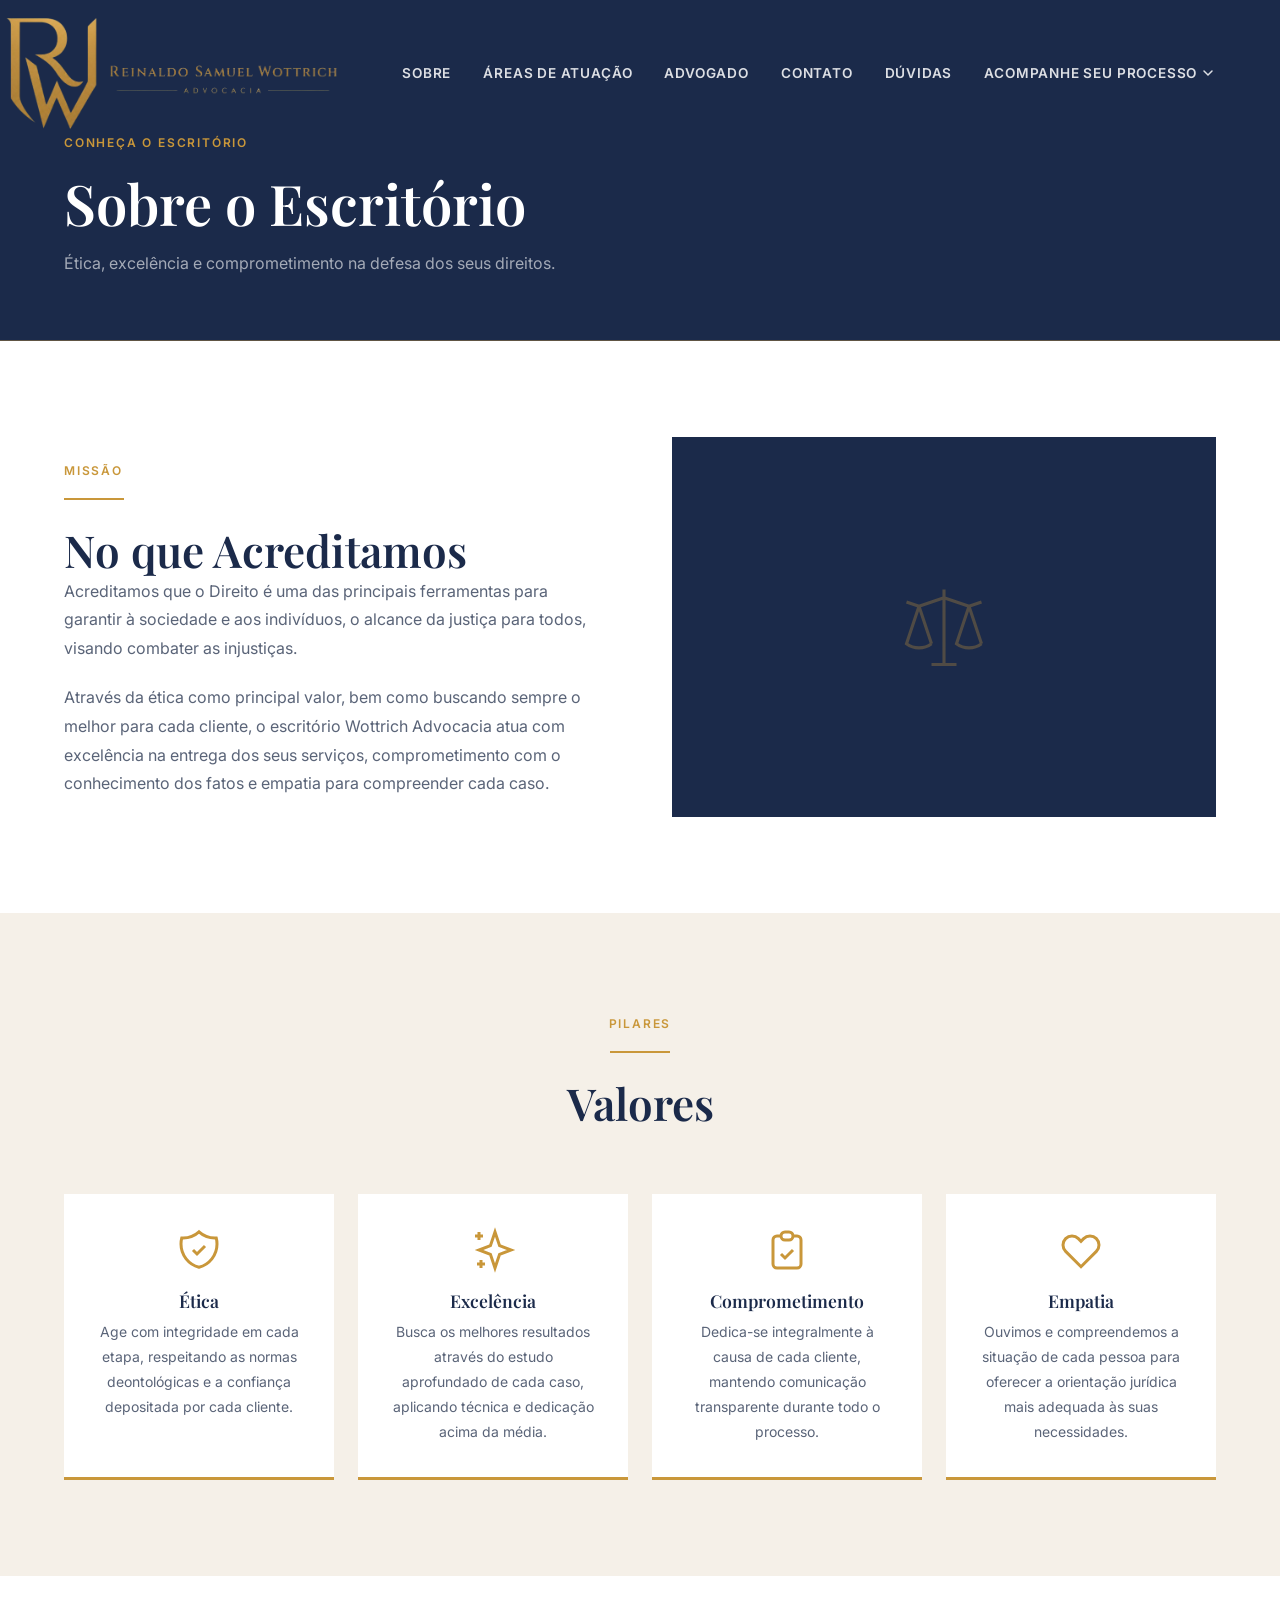
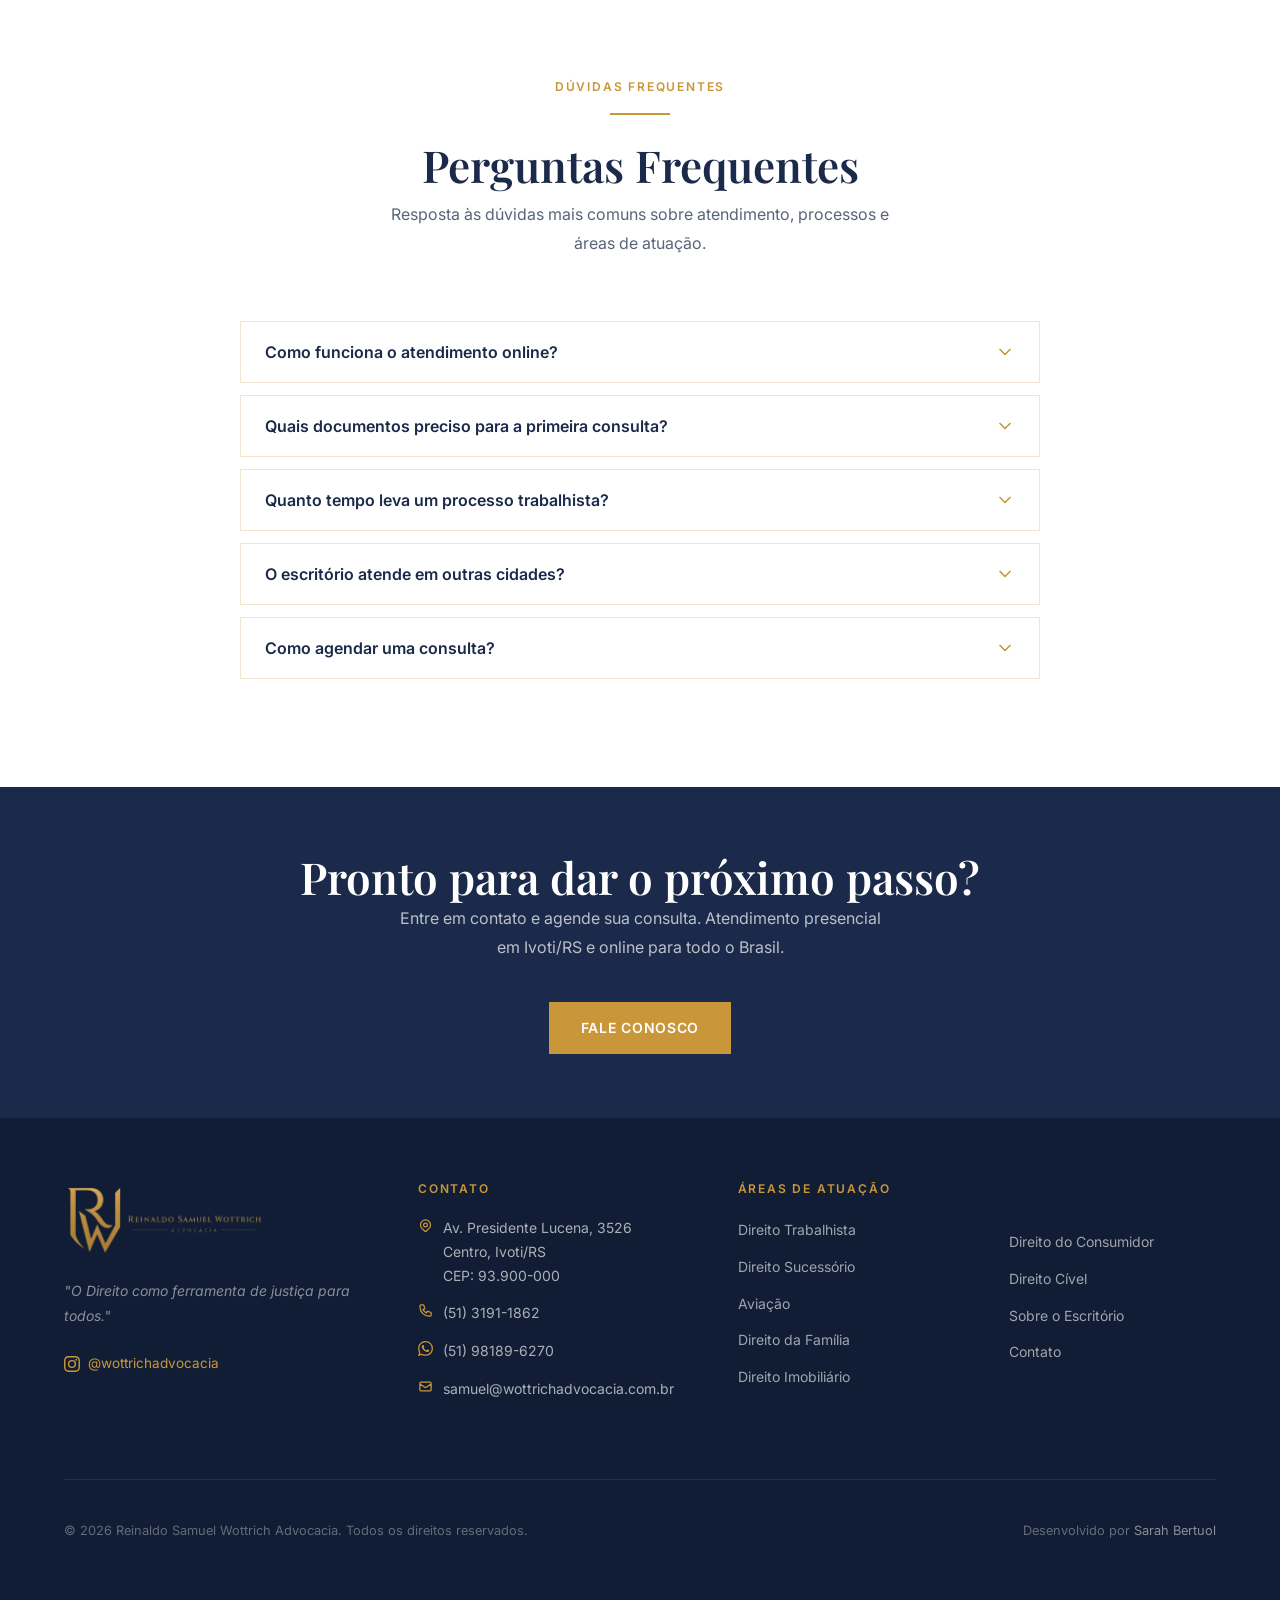
<file: sobre.html>
<!DOCTYPE html>
<html lang="pt-BR">
<head>
  <meta charset="UTF-8" />
  <meta name="viewport" content="width=device-width, initial-scale=1.0" />
  <title>Sobre o Escritório | Reinaldo Samuel Wottrich Advocacia</title>
  <meta name="description" content="Conheça o escritório Wottrich Advocacia em Ivoti/RS: valores, missão e as perguntas frequentes sobre o atendimento jurídico." />
  <meta name="robots" content="index, follow" />
  <link rel="canonical" href="https://wottrichadvocacia.com.br/sobre" />

  <!-- Open Graph -->
  <meta property="og:type" content="website" />
  <meta property="og:url" content="https://wottrichadvocacia.com.br/sobre" />
  <meta property="og:title" content="Sobre | Reinaldo Samuel Wottrich Advocacia" />
  <meta property="og:description" content="Conheça os valores e a missão do escritório Wottrich Advocacia. Ética, excelência, comprometimento e empatia." />
  <meta property="og:image" content="https://wottrichadvocacia.com.br/og-image.jpg" />
  <meta property="og:locale" content="pt_BR" />

  <!-- Favicon -->
  <link rel="icon" href="/favicon.ico" sizes="any" />
  <link rel="icon" type="image/svg+xml" href="/favicon.svg" />

  <!-- Fonts -->
  <link rel="preconnect" href="https://fonts.googleapis.com" />
  <link rel="preconnect" href="https://fonts.gstatic.com" crossorigin />
  <link href="https://fonts.googleapis.com/css2?family=Playfair+Display:ital,wght@0,400;0,600;0,700;1,400&family=Inter:wght@300;400;500;600&display=swap" rel="stylesheet" />

  <!-- CSS -->
  <link rel="stylesheet" href="/css/style.css" />

  <!-- Schema.org -->
  <script type="application/ld+json">
  {
    "@context": "https://schema.org",
    "@type": ["LegalService", "LocalBusiness"],
    "name": "Reinaldo Samuel Wottrich Advocacia",
    "url": "https://wottrichadvocacia.com.br",
    "telephone": "+55-51-3191-1862",
    "email": "samuel@wottrichadvocacia.com.br",
    "address": {
      "@type": "PostalAddress",
      "streetAddress": "Avenida Presidente Lucena, 3526",
      "addressLocality": "Ivoti",
      "addressRegion": "RS",
      "postalCode": "93900-000",
      "addressCountry": "BR"
    },
    "sameAs": ["https://www.instagram.com/wottrichadvocacia/"]
  }
  </script>
</head>
<body>

  <!-- ===== NAVBAR ===== -->
  <header>
    <nav class="navbar scrolled" role="navigation" aria-label="Menu principal">
      <div class="container">
        <div class="navbar__inner">

          <a href="/" class="navbar__logo" aria-label="Reinaldo Samuel Wottrich Advocacia — página inicial">
            <img src="/logo_wottrich_advocacia_-_horizontal.png"
              alt="Reinaldo Samuel Wottrich Advocacia"
              style="height:130px;width:auto;display:block" />
          </a>

          <ul class="navbar__menu" id="main-menu" role="list">
            <li><a class="navbar__link" href="/sobre">Sobre</a></li>
            <li><a class="navbar__link" href="/#areasdeatuacao">Áreas de Atuação</a></li>
            <li><a class="navbar__link" href="/#advogado">Advogado</a></li>
            <li><a class="navbar__link" href="/contato">Contato</a></li>
            <li><a class="navbar__link" href="/sobre#faq">Dúvidas</a></li>
            <li class="navbar__dropdown">
              <button
                class="navbar__dropdown-toggle"
                aria-haspopup="true"
                aria-expanded="false"
                aria-controls="processo-menu"
              >
                Acompanhe seu Processo
                <svg width="12" height="12" viewBox="0 0 12 12" aria-hidden="true">
                  <path d="M2 4l4 4 4-4" stroke="currentColor" stroke-width="1.5" fill="none" stroke-linecap="round"/>
                </svg>
              </button>
              <ul class="navbar__dropdown-menu" id="processo-menu" role="list">
                <li><a class="navbar__dropdown-item" href="https://www.trt4.jus.br/portais/trt4/consulta-rapida" target="_blank" rel="noopener noreferrer">Justiça do Trabalho</a></li>
                <li><a class="navbar__dropdown-item" href="https://www.tjrs.jus.br/novo/busca/?return=proc&client=wp_index" target="_blank" rel="noopener noreferrer">Tribunal de Justiça</a></li>
                <li><a class="navbar__dropdown-item" href="https://www.trf4.jus.br/trf4/controlador.php?acao=principal" target="_blank" rel="noopener noreferrer">Justiça Federal</a></li>
              </ul>
            </li>
          </ul>

          <button class="navbar__hamburger" id="hamburger" aria-label="Abrir menu" aria-expanded="false" aria-controls="main-menu">
            <span></span><span></span><span></span>
          </button>

        </div>
      </div>
    </nav>
  </header>

  <main>

    <!-- ===== PAGE HERO ===== -->
    <section class="page-hero" aria-labelledby="page-title">
      <div class="container">
        <span class="section-badge">Conheça o escritório</span>
        <h1 id="page-title">Sobre o Escritório</h1>
        <p style="margin-top:0.75rem;max-width:520px">
          Ética, excelência e comprometimento na defesa dos seus direitos.
        </p>
      </div>
    </section>

    <!-- ===== NO QUE ACREDITAMOS ===== -->
    <section class="sobre-intro section" aria-labelledby="crenca-title">
      <div class="container">
        <div class="sobre-intro__grid">

          <div class="fade-in">
            <span class="section-badge">Missão</span>
            <div class="divider"></div>
            <h2 id="crenca-title">No que Acreditamos</h2>
            <p style="margin-bottom:1.25rem">
              Acreditamos que o Direito é uma das principais ferramentas para garantir à
              sociedade e aos indivíduos, o alcance da justiça para todos, visando combater
              as injustiças.
            </p>
            <p>
              Através da ética como principal valor, bem como buscando sempre o melhor para
              cada cliente, o escritório Wottrich Advocacia atua com excelência na entrega
              dos seus serviços, comprometimento com o conhecimento dos fatos e empatia para
              compreender cada caso.
            </p>
          </div>

          <div class="sobre-intro__image fade-in" aria-hidden="true">
            <svg viewBox="0 0 24 24" fill="none" stroke="currentColor" stroke-width="0.75">
              <path d="M3 6l3 1m0 0l-3 9a5.002 5.002 0 006.001 0M6 7l3 9M6 7l6-2m6 2l3-1m-3 1l-3 9a5.002 5.002 0 006.001 0M18 7l3 9m-3-9l-6-2m0-2v2m0 16V5m0 16H9m3 0h3"/>
            </svg>
          </div>

        </div>
      </div>
    </section>

    <!-- ===== VALORES ===== -->
    <section class="valores section" aria-labelledby="valores-title">
      <div class="container">
        <div class="areas__header fade-in" style="text-align:center;margin-bottom:var(--space-xl)">
          <span class="section-badge">Pilares</span>
          <div class="divider divider--center"></div>
          <h2 id="valores-title">Valores</h2>
        </div>

        <div class="valores__grid">

          <div class="valor-card fade-in">
            <div class="valor-card__icon" aria-hidden="true">
              <svg viewBox="0 0 24 24" fill="none" stroke="currentColor" stroke-width="1.5">
                <path d="M9 12l2 2 4-4m5.618-4.016A11.955 11.955 0 0112 2.944a11.955 11.955 0 01-8.618 3.04A12.02 12.02 0 003 9c0 5.591 3.824 10.29 9 11.622 5.176-1.332 9-6.03 9-11.622 0-1.042-.133-2.052-.382-3.016z"/>
              </svg>
            </div>
            <h3>Ética</h3>
            <p>Age com integridade em cada etapa, respeitando as normas deontológicas e a confiança depositada por cada cliente.</p>
          </div>

          <div class="valor-card fade-in">
            <div class="valor-card__icon" aria-hidden="true">
              <svg viewBox="0 0 24 24" fill="none" stroke="currentColor" stroke-width="1.5">
                <path d="M5 3v4M3 5h4M6 17v4m-2-2h4m5-16l2.286 6.857L21 12l-5.714 2.143L13 21l-2.286-6.857L5 12l5.714-2.143L13 3z"/>
              </svg>
            </div>
            <h3>Excelência</h3>
            <p>Busca os melhores resultados através do estudo aprofundado de cada caso, aplicando técnica e dedicação acima da média.</p>
          </div>

          <div class="valor-card fade-in">
            <div class="valor-card__icon" aria-hidden="true">
              <svg viewBox="0 0 24 24" fill="none" stroke="currentColor" stroke-width="1.5">
                <path d="M9 5H7a2 2 0 00-2 2v12a2 2 0 002 2h10a2 2 0 002-2V7a2 2 0 00-2-2h-2M9 5a2 2 0 002 2h2a2 2 0 002-2M9 5a2 2 0 012-2h2a2 2 0 012 2m-6 9l2 2 4-4"/>
              </svg>
            </div>
            <h3>Comprometimento</h3>
            <p>Dedica-se integralmente à causa de cada cliente, mantendo comunicação transparente durante todo o processo.</p>
          </div>

          <div class="valor-card fade-in">
            <div class="valor-card__icon" aria-hidden="true">
              <svg viewBox="0 0 24 24" fill="none" stroke="currentColor" stroke-width="1.5">
                <path d="M4.318 6.318a4.5 4.5 0 000 6.364L12 20.364l7.682-7.682a4.5 4.5 0 00-6.364-6.364L12 7.636l-1.318-1.318a4.5 4.5 0 00-6.364 0z"/>
              </svg>
            </div>
            <h3>Empatia</h3>
            <p>Ouvimos e compreendemos a situação de cada pessoa para oferecer a orientação jurídica mais adequada às suas necessidades.</p>
          </div>

        </div>
      </div>
    </section>

    <!-- ===== FAQ ===== -->
    <section class="faq section" id="faq" aria-labelledby="faq-title">
      <div class="container">

        <div class="faq__header fade-in">
          <span class="section-badge">Dúvidas Frequentes</span>
          <div class="divider divider--center"></div>
          <h2 id="faq-title">Perguntas Frequentes</h2>
          <p style="max-width:540px;margin-inline:auto;margin-top:0.5rem">
            Resposta às dúvidas mais comuns sobre atendimento, processos e áreas de atuação.
          </p>
        </div>

        <div class="faq__list fade-in">

          <div class="accordion">
            <button class="accordion__header" aria-expanded="false" aria-controls="faq2-body">
              <span class="accordion__question">Como funciona o atendimento online?</span>
              <svg class="accordion__icon" viewBox="0 0 24 24" aria-hidden="true">
                <path d="M6 9l6 6 6-6" stroke-linecap="round" stroke-linejoin="round"/>
              </svg>
            </button>
            <div class="accordion__body" id="faq2-body" role="region">
              <p>
                O atendimento online é realizado por videoconferência (WhatsApp, Google Meet ou outra
                plataforma de sua preferência). Você agenda um horário disponível por telefone ou
                WhatsApp e recebe o link de acesso. Toda a documentação pode ser enviada digitalmente.
                O atendimento online tem a mesma qualidade do presencial e é ideal para clientes de
                outras cidades ou estados.
              </p>
            </div>
          </div>

          <div class="accordion">
            <button class="accordion__header" aria-expanded="false" aria-controls="faq3-body">
              <span class="accordion__question">Quais documentos preciso para a primeira consulta?</span>
              <svg class="accordion__icon" viewBox="0 0 24 24" aria-hidden="true">
                <path d="M6 9l6 6 6-6" stroke-linecap="round" stroke-linejoin="round"/>
              </svg>
            </button>
            <div class="accordion__body" id="faq3-body" role="region">
              <p>
                Para a primeira consulta, recomendamos trazer documento de identidade (RG ou CNH),
                CPF e qualquer documentação relacionada ao seu caso — como carteira de trabalho,
                contratos, notificações, decisões judiciais ou administrativas. Quanto mais informações
                você trouxer, mais precisa será a análise do advogado. Não se preocupe caso não tenha
                todos os documentos: faremos um levantamento completo do que será necessário.
              </p>
            </div>
          </div>

          <div class="accordion">
            <button class="accordion__header" aria-expanded="false" aria-controls="faq4-body">
              <span class="accordion__question">Quanto tempo leva um processo trabalhista?</span>
              <svg class="accordion__icon" viewBox="0 0 24 24" aria-hidden="true">
                <path d="M6 9l6 6 6-6" stroke-linecap="round" stroke-linejoin="round"/>
              </svg>
            </button>
            <div class="accordion__body" id="faq4-body" role="region">
              <p>
                O prazo varia conforme a complexidade do caso, o volume de processos na vara trabalhista
                e se há ou não acordo entre as partes. Em média, uma reclamação trabalhista pode durar
                de 1 a 3 anos na primeira instância. Processos com possibilidade de acordo costumam ser
                resolvidos mais rapidamente. Casos mais simples podem ser concluídos em poucos meses. O
                advogado avaliará seu caso e dará uma estimativa mais precisa após análise das
                particularidades.
              </p>
            </div>
          </div>

          <div class="accordion">
            <button class="accordion__header" aria-expanded="false" aria-controls="faq5-body">
              <span class="accordion__question">O escritório atende em outras cidades?</span>
              <svg class="accordion__icon" viewBox="0 0 24 24" aria-hidden="true">
                <path d="M6 9l6 6 6-6" stroke-linecap="round" stroke-linejoin="round"/>
              </svg>
            </button>
            <div class="accordion__body" id="faq5-body" role="region">
              <p>
                Sim. O escritório realiza atendimento online para clientes em todo o Rio Grande do Sul
                e demais estados do Brasil. Para questões que exijam diligências presenciais em outras
                comarcas, o escritório conta com uma rede de correspondentes jurídicos. Entre em contato
                pelo WhatsApp ou telefone para verificar a viabilidade do seu caso, independente de onde
                você esteja localizado.
              </p>
            </div>
          </div>

          <div class="accordion">
            <button class="accordion__header" aria-expanded="false" aria-controls="faq6-body">
              <span class="accordion__question">Como agendar uma consulta?</span>
              <svg class="accordion__icon" viewBox="0 0 24 24" aria-hidden="true">
                <path d="M6 9l6 6 6-6" stroke-linecap="round" stroke-linejoin="round"/>
              </svg>
            </button>
            <div class="accordion__body" id="faq6-body" role="region">
              <p>
                O agendamento pode ser feito pelo telefone (51) 3191-1862, pelo WhatsApp (51) 98189-6270
                ou pelo e-mail samuel@wottrichadvocacia.com.br. O atendimento presencial é realizado de
                segunda a sexta, das 8h às 18h, no escritório localizado na Av. Presidente Lucena, 3526,
                Centro, Ivoti/RS. Consultas online podem ser agendadas com maior flexibilidade de horário
                conforme disponibilidade de agenda.
              </p>
            </div>
          </div>

        </div>
      </div>
    </section>

    <!-- ===== CTA ===== -->
    <section class="cta-section fade-in" aria-labelledby="cta-sobre-title">
      <div class="container">
        <h2 id="cta-sobre-title">Pronto para dar o próximo passo?</h2>
        <p>Entre em contato e agende sua consulta. Atendimento presencial em Ivoti/RS e online para todo o Brasil.</p>
        <a class="btn btn--primary" href="/contato">Fale Conosco</a>
      </div>
    </section>

  </main>

  <!-- ===== FOOTER ===== -->
  <footer class="footer" role="contentinfo">
    <div class="container">
      <div class="footer__grid">

        <div class="footer__brand">
          <a href="/" aria-label="Reinaldo Samuel Wottrich Advocacia — página inicial">
            <img src="/logo_wottrich_advocacia_-_horizontal.png" alt="Reinaldo Samuel Wottrich Advocacia" class="footer__icon" />
          </a>
          <p class="footer__tagline">"O Direito como ferramenta de justiça para todos."</p>
          <div class="footer__social">
            <a href="https://www.instagram.com/wottrichadvocacia/" target="_blank" rel="noopener noreferrer" aria-label="Instagram do escritório">
              <svg width="16" height="16" viewBox="0 0 24 24" fill="currentColor" aria-hidden="true">
                <path d="M12 2.163c3.204 0 3.584.012 4.85.07 3.252.148 4.771 1.691 4.919 4.919.058 1.265.069 1.645.069 4.849 0 3.205-.012 3.584-.069 4.849-.149 3.225-1.664 4.771-4.919 4.919-1.266.058-1.644.07-4.85.07-3.204 0-3.584-.012-4.849-.07-3.26-.149-4.771-1.699-4.919-4.92-.058-1.265-.07-1.644-.07-4.849 0-3.204.013-3.583.07-4.849.149-3.227 1.664-4.771 4.919-4.919 1.266-.057 1.645-.069 4.849-.069zM12 0C8.741 0 8.333.014 7.053.072 2.695.272.273 2.69.073 7.052.014 8.333 0 8.741 0 12c0 3.259.014 3.668.072 4.948.2 4.358 2.618 6.78 6.98 6.98C8.333 23.986 8.741 24 12 24c3.259 0 3.668-.014 4.948-.072 4.354-.2 6.782-2.618 6.979-6.98.059-1.28.073-1.689.073-4.948 0-3.259-.014-3.667-.072-4.947-.196-4.354-2.617-6.78-6.979-6.98C15.668.014 15.259 0 12 0zm0 5.838a6.162 6.162 0 100 12.324 6.162 6.162 0 000-12.324zM12 16a4 4 0 110-8 4 4 0 010 8zm6.406-11.845a1.44 1.44 0 100 2.881 1.44 1.44 0 000-2.881z"/>
              </svg>
              @wottrichadvocacia
            </a>
          </div>
        </div>

        <div>
          <h4 class="footer__heading">Contato</h4>
          <ul class="footer__contacts">
            <li>
              <svg viewBox="0 0 24 24" fill="none" stroke="currentColor" stroke-width="2" aria-hidden="true"><path d="M17.657 16.657L13.414 20.9a1.998 1.998 0 01-2.827 0l-4.244-4.243a8 8 0 1111.314 0z"/><path d="M15 11a3 3 0 11-6 0 3 3 0 016 0z"/></svg>
              <a href="https://www.google.com/maps/search/?api=1&query=Av.+Presidente+Lucena%2C+3526%2C+Centro%2C+Ivoti%2C+RS" target="_blank" rel="noopener noreferrer">Av. Presidente Lucena, 3526<br>Centro, Ivoti/RS<br>CEP: 93.900-000</a>
            </li>
            <li>
              <svg viewBox="0 0 24 24" fill="none" stroke="currentColor" stroke-width="2" aria-hidden="true"><path d="M3 5a2 2 0 012-2h3.28a1 1 0 01.948.684l1.498 4.493a1 1 0 01-.502 1.21l-2.257 1.13a11.042 11.042 0 005.516 5.516l1.13-2.257a1 1 0 011.21-.502l4.493 1.498a1 1 0 01.684.949V19a2 2 0 01-2 2h-1C9.716 21 3 14.284 3 6V5z"/></svg>
              <a href="tel:+555131911862">(51) 3191-1862</a>
            </li>
            <li>
              <svg viewBox="0 0 24 24" fill="currentColor" aria-hidden="true"><path d="M17.472 14.382c-.297-.149-1.758-.867-2.03-.967-.273-.099-.471-.148-.67.15-.197.297-.767.966-.94 1.164-.173.199-.347.223-.644.075-.297-.15-1.255-.463-2.39-1.475-.883-.788-1.48-1.761-1.653-2.059-.173-.297-.018-.458.13-.606.134-.133.298-.347.446-.52.149-.174.198-.298.298-.497.099-.198.05-.371-.025-.52-.075-.149-.669-1.612-.916-2.207-.242-.579-.487-.5-.669-.51-.173-.008-.371-.01-.57-.01-.198 0-.52.074-.792.372-.272.297-1.04 1.016-1.04 2.479 0 1.462 1.065 2.875 1.213 3.074.149.198 2.096 3.2 5.077 4.487.709.306 1.262.489 1.694.625.712.227 1.36.195 1.871.118.571-.085 1.758-.719 2.006-1.413.248-.694.248-1.289.173-1.413-.074-.124-.272-.198-.57-.347m-5.421 7.403h-.004a9.87 9.87 0 01-5.031-1.378l-.361-.214-3.741.982.998-3.648-.235-.374a9.86 9.86 0 01-1.51-5.26c.001-5.45 4.436-9.884 9.888-9.884 2.64 0 5.122 1.03 6.988 2.898a9.825 9.825 0 012.893 6.994c-.003 5.45-4.437 9.884-9.885 9.884m8.413-18.297A11.815 11.815 0 0012.05 0C5.495 0 .16 5.335.157 11.892c0 2.096.547 4.142 1.588 5.945L.057 24l6.305-1.654a11.882 11.882 0 005.683 1.448h.005c6.554 0 11.89-5.335 11.893-11.893a11.821 11.821 0 00-3.48-8.413z"/></svg>
              <a href="https://api.whatsapp.com/send?phone=555181896270&text=Ol%C3%A1%20Samuel.%20Venho%20atrav%C3%A9s%20do%20site%20e%20gostaria%20de%20ter%20mais%20informa%C3%A7%C3%B5es%20sobre%20o%20atendimento%20do%20seu%20escrit%C3%B3rio." target="_blank" rel="noopener noreferrer">(51) 98189-6270</a>
            </li>
            <li>
              <svg viewBox="0 0 24 24" fill="none" stroke="currentColor" stroke-width="2" aria-hidden="true"><path d="M3 8l7.89 5.26a2 2 0 002.22 0L21 8M5 19h14a2 2 0 002-2V7a2 2 0 00-2-2H5a2 2 0 00-2 2v10a2 2 0 002 2z"/></svg>
              <a href="mailto:samuel@wottrichadvocacia.com.br">samuel@wottrichadvocacia.com.br</a>
            </li>
          </ul>
        </div>

        <div>
          <h4 class="footer__heading">Áreas de Atuação</h4>
          <ul class="footer__links">
            <li><a href="/#areasdeatuacao">Direito Trabalhista</a></li>
            <li><a href="/#areasdeatuacao">Direito Sucessório</a></li>
            <li><a href="/#areasdeatuacao">Aviação</a></li>
            <li><a href="/#areasdeatuacao">Direito da Família</a></li>
            <li><a href="/#areasdeatuacao">Direito Imobiliário</a></li>
          </ul>
        </div>

        <div>
          <h4 class="footer__heading">&nbsp;</h4>
          <ul class="footer__links" style="margin-top:2rem">
            <li><a href="/#areasdeatuacao">Direito do Consumidor</a></li>
            <li><a href="/#areasdeatuacao">Direito Cível</a></li>
            <li><a href="/sobre">Sobre o Escritório</a></li>
            <li><a href="/contato">Contato</a></li>
          </ul>
        </div>

      </div>

      <div class="footer__bottom">
        <span>© 2026 Reinaldo Samuel Wottrich Advocacia. Todos os direitos reservados.</span>
        <span>Desenvolvido por <a href="https://api.whatsapp.com/send?phone=5554981490779" target="_blank" rel="noopener noreferrer">Sarah Bertuol</a></span>
      </div>
    </div>
  </footer>

  <script src="/js/main.js"></script>
</body>
</html>
</file>
<file: css/style.css>
/* ===== CSS CUSTOM PROPERTIES ===== */
:root {
  --navy: #1B2A4A;
  --navy-dark: #111d34;
  --gold: #C9973A;
  --gold-light: #E8B85A;
  --cream: #F5F0E8;
  --white: #FFFFFF;
  --text-dark: #1a1a2e;
  --text-muted: #5a6478;
  --border-light: rgba(201, 151, 58, 0.25);

  --font-heading: 'Playfair Display', Georgia, serif;
  --font-body: 'Inter', system-ui, sans-serif;

  --space-xs: 0.5rem;
  --space-sm: 1rem;
  --space-md: 1.5rem;
  --space-lg: 2.5rem;
  --space-xl: 4rem;
  --space-2xl: 6rem;

  --max-w: 1200px;
  --transition: 0.3s ease;
}

/* ===== RESET & BASE ===== */
*, *::before, *::after { box-sizing: border-box; margin: 0; padding: 0; }

html { scroll-behavior: smooth; font-size: 16px; }

body {
  font-family: var(--font-body);
  font-weight: 400;
  color: var(--text-dark);
  background-color: var(--white);
  line-height: 1.7;
  -webkit-font-smoothing: antialiased;
}

img { max-width: 100%; height: auto; display: block; }

a { color: inherit; text-decoration: none; transition: color var(--transition); }

ul { list-style: none; }

/* ===== TYPOGRAPHY ===== */
h1, h2, h3, h4 {
  font-family: var(--font-heading);
  font-weight: 600;
  line-height: 1.2;
  color: var(--navy);
}

h1 { font-size: clamp(2rem, 5vw, 3.5rem); }
h2 { font-size: clamp(1.75rem, 4vw, 2.75rem); }
h3 { font-size: clamp(1.25rem, 2.5vw, 1.75rem); }
h4 { font-size: 1.125rem; }

p { font-size: 1rem; color: var(--text-muted); line-height: 1.8; }

/* ===== UTILITY ===== */
.container {
  width: 100%;
  max-width: var(--max-w);
  margin-inline: auto;
  padding-inline: var(--space-md);
}

.section { padding-block: var(--space-2xl); }

.section-badge {
  display: inline-block;
  font-family: var(--font-body);
  font-weight: 600;
  font-size: 0.75rem;
  letter-spacing: 0.15em;
  text-transform: uppercase;
  color: var(--gold);
  margin-bottom: var(--space-sm);
}

.section-title {
  color: var(--navy);
  margin-bottom: var(--space-sm);
}

.section-text {
  max-width: 600px;
  color: var(--text-muted);
  margin-bottom: var(--space-lg);
}

/* Gold divider */
.divider {
  width: 60px;
  height: 2px;
  background: var(--gold);
  margin-bottom: var(--space-md);
}

.divider--center { margin-inline: auto; }

/* ===== BUTTONS ===== */
.btn {
  display: inline-flex;
  align-items: center;
  gap: var(--space-xs);
  padding: 0.875rem 2rem;
  font-family: var(--font-body);
  font-weight: 600;
  font-size: 0.875rem;
  letter-spacing: 0.05em;
  text-transform: uppercase;
  cursor: pointer;
  border: none;
  transition: all var(--transition);
  text-decoration: none;
}

.btn--primary {
  background-color: var(--gold);
  color: var(--white);
}
.btn--primary:hover { background-color: var(--gold-light); color: var(--white); }

.btn--outline {
  background-color: transparent;
  color: var(--white);
  border: 1px solid rgba(255,255,255,0.6);
}
.btn--outline:hover { border-color: var(--gold); color: var(--gold); }

.btn--navy {
  background-color: var(--navy);
  color: var(--white);
}
.btn--navy:hover { background-color: var(--navy-dark); }

.btn--whatsapp {
  background-color: #25D366;
  color: var(--white);
  font-size: 0.85rem;
  padding: 0.65rem 1.5rem;
  letter-spacing: 0.04em;
}
.btn--whatsapp:hover { background-color: #1ebe5d; color: var(--white); }

/* ===== NAVBAR ===== */
.navbar {
  position: fixed;
  top: 0;
  left: 0;
  right: 0;
  z-index: 1000;
  transition: background-color var(--transition), box-shadow var(--transition);
  padding-block: 0.5rem;
}

.navbar.scrolled {
  background-color: var(--navy);
  box-shadow: 0 2px 20px rgba(0,0,0,0.2);
}

.navbar__inner {
  display: flex;
  align-items: center;
  justify-content: space-between;
  gap: var(--space-md);
}

.navbar__logo {
  display: flex;
  align-items: center;
}

.navbar__logo img {
  height: 130px;
  width: auto;
  display: block;
}

.navbar .container {
  max-width: 100%;
  margin-left: 0;
  padding-left: 0;
  padding-right: 2rem;
}

.navbar__menu {
  display: flex;
  align-items: center;
  gap: 2rem;
  flex: 1;
  justify-content: center;
}

.navbar__link {
  font-size: 0.85rem;
  font-weight: 600;
  letter-spacing: 0.06em;
  text-transform: uppercase;
  color: rgba(255,255,255,0.85);
  position: relative;
  padding-bottom: 2px;
}

.navbar__link::after {
  content: '';
  position: absolute;
  bottom: -2px;
  left: 0;
  width: 0;
  height: 1px;
  background: var(--gold);
  transition: width var(--transition);
}

.navbar__link:hover { color: var(--gold); }
.navbar__link:hover::after { width: 100%; }

/* Dropdown */
.navbar__dropdown {
  position: relative;
}

.navbar__dropdown-toggle {
  display: flex;
  align-items: center;
  gap: 0.3rem;
  font-size: 0.85rem;
  font-weight: 600;
  letter-spacing: 0.06em;
  text-transform: uppercase;
  color: rgba(255,255,255,0.85);
  cursor: pointer;
  background: none;
  border: none;
  padding: 0;
  font-family: var(--font-body);
}

.navbar__dropdown-toggle:hover { color: var(--gold); }

.navbar__dropdown-toggle svg {
  transition: transform var(--transition);
  fill: currentColor;
}

.navbar__dropdown.open .navbar__dropdown-toggle { color: var(--gold); }
.navbar__dropdown.open .navbar__dropdown-toggle svg { transform: rotate(180deg); }

.navbar__dropdown-menu {
  position: absolute;
  top: calc(100% + 1rem);
  right: 0;
  min-width: 260px;
  background-color: var(--white);
  border-top: 2px solid var(--gold);
  box-shadow: 0 8px 30px rgba(0,0,0,0.12);
  opacity: 0;
  pointer-events: none;
  transform: translateY(-8px);
  transition: opacity var(--transition), transform var(--transition);
}

.navbar__dropdown.open .navbar__dropdown-menu {
  opacity: 1;
  pointer-events: all;
  transform: translateY(0);
}

.navbar__dropdown-item {
  display: block;
  padding: 0.875rem 1.25rem;
  font-size: 0.85rem;
  font-weight: 600;
  color: var(--navy);
  border-bottom: 1px solid var(--cream);
  transition: background-color var(--transition), color var(--transition);
}

.navbar__dropdown-item:last-child { border-bottom: none; }
.navbar__dropdown-item:hover { background-color: var(--cream); color: var(--gold); }

/* Hamburger */
.navbar__hamburger {
  display: none;
  flex-direction: column;
  justify-content: center;
  gap: 5px;
  width: 36px;
  height: 36px;
  background: none;
  border: none;
  cursor: pointer;
  padding: 4px;
}

.navbar__hamburger span {
  display: block;
  width: 100%;
  height: 2px;
  background-color: var(--white);
  transition: all var(--transition);
}

.navbar__hamburger.open span:nth-child(1) { transform: translateY(7px) rotate(45deg); }
.navbar__hamburger.open span:nth-child(2) { opacity: 0; }
.navbar__hamburger.open span:nth-child(3) { transform: translateY(-7px) rotate(-45deg); }

/* ===== HERO ===== */
.hero {
  position: relative;
  min-height: 100vh;
  display: flex;
  align-items: center;
  background-color: var(--navy-dark);
  overflow: hidden;
}

.hero__bg {
  position: absolute;
  inset: 0;
}

/* Overlay: protege área de texto à esquerda */
.hero__bg::after {
  content: '';
  position: absolute;
  inset: 0;
  background: linear-gradient(to right,
    rgba(17, 29, 52, 0.95) 0%,
    rgba(17, 29, 52, 0.95) 35%,
    rgba(17, 29, 52, 0.40) 50%,
    rgba(17, 29, 52, 0.00) 62%
  );
}

/* Imagem retrato: posicionada no centro-direito da hero */
.hero__themis-img {
  position: absolute;
  right: 16%;
  top: 20%;
  height: 80%;
  width: auto;
  /* Fade horizontal (esquerda/direita) + vertical (topo) — elimina bordas visíveis */
  -webkit-mask-image:
    linear-gradient(to right, transparent 0%, black 26%, black 74%, transparent 100%),
    linear-gradient(to bottom, transparent 0%, black 12%, black 100%);
  -webkit-mask-composite: destination-in;
  mask-image:
    linear-gradient(to right, transparent 0%, black 26%, black 74%, transparent 100%),
    linear-gradient(to bottom, transparent 0%, black 12%, black 100%);
  mask-composite: intersect;
}

.hero__content {
  position: relative;
  z-index: 1;
  max-width: 650px;
}

.hero__eyebrow {
  display: flex;
  align-items: center;
  gap: 1rem;
  margin-bottom: 1.5rem;
}

.hero__eyebrow-line {
  width: 40px;
  height: 1px;
  background: var(--gold);
}

.hero__eyebrow-text {
  font-size: 0.75rem;
  font-weight: 600;
  letter-spacing: 0.2em;
  text-transform: uppercase;
  color: var(--gold);
}

.hero__title {
  color: var(--white);
  margin-bottom: var(--space-md);
}

.hero__subtitle {
  font-family: var(--font-heading);
  font-size: clamp(1.1rem, 2.5vw, 1.35rem);
  font-weight: 400;
  color: var(--gold-light);
  margin-bottom: var(--space-md);
  font-style: italic;
}

.hero__text {
  color: rgba(255,255,255,0.75);
  font-size: 1.05rem;
  max-width: 580px;
  margin-bottom: var(--space-lg);
  line-height: 1.9;
}

.hero__actions {
  display: flex;
  flex-wrap: wrap;
  gap: var(--space-sm);
}

/* ===== SECTION: QUEM SOMOS PREVIEW ===== */
.preview-grid {
  display: grid;
  grid-template-columns: 1fr 1fr;
  gap: 0;
}

.preview-card {
  padding: var(--space-2xl) var(--space-xl);
  display: flex;
  flex-direction: column;
}

.preview-card:first-child {
  background-color: var(--white);
  border-right: 1px solid var(--border-light);
}

.preview-card:last-child {
  background-color: var(--cream);
}

/* ===== ÁREAS DE ATUAÇÃO ===== */
.areas { background-color: var(--cream); }

.areas__header {
  text-align: center;
  margin-bottom: var(--space-xl);
}

.areas__grid {
  display: grid;
  grid-template-columns: repeat(12, 1fr);
  gap: 1.5rem;
}

.areas__grid .area-card:nth-child(-n+3) { grid-column: span 4; }
.areas__grid .area-card:nth-child(n+4)  { grid-column: span 3; }

.area-card {
  background-color: var(--white);
  border: 1px solid var(--border-light);
  border-top: 3px solid var(--gold);
  padding: 2rem;
  transition: box-shadow var(--transition), transform var(--transition);
}

.area-card:hover {
  box-shadow: 0 8px 32px rgba(27,42,74,0.1);
  transform: translateY(-3px);
}

.area-card__icon {
  width: 48px;
  height: 48px;
  color: var(--gold);
  margin-bottom: 1rem;
}

.area-card__icon svg { width: 100%; height: 100%; }

.area-card__title {
  font-size: 1.15rem;
  color: var(--navy);
  margin-bottom: 0.75rem;
}

.area-card__list {
  padding-left: 0;
}

.area-card__list li {
  font-size: 0.9rem;
  color: var(--text-muted);
  padding: 0.3rem 0;
  border-bottom: 1px solid rgba(0,0,0,0.05);
  display: flex;
  align-items: flex-start;
  gap: 0.5rem;
}

.area-card__list li::before {
  content: '';
  display: inline-block;
  width: 5px;
  height: 5px;
  border-radius: 50%;
  background: var(--gold);
  margin-top: 0.55rem;
  flex-shrink: 0;
}

.area-card__list li:last-child { border-bottom: none; }

.area-card__toggle {
  display: inline-flex;
  align-items: center;
  gap: 0.4rem;
  margin-top: 1rem;
  font-size: 0.8rem;
  font-weight: 600;
  letter-spacing: 0.05em;
  text-transform: uppercase;
  color: var(--gold);
  cursor: pointer;
  background: none;
  border: none;
  padding: 0;
  font-family: var(--font-body);
}

.area-card__toggle svg {
  transition: transform var(--transition);
  width: 14px;
  height: 14px;
  fill: currentColor;
}

.area-card__toggle.open svg { transform: rotate(180deg); }

.area-card__extra { display: none; }
.area-card__extra.open { display: block; }

/* ===== ADVOGADO ===== */
.advogado { background-color: var(--white); }

.advogado__card {
  display: grid;
  grid-template-columns: 340px 1fr;
  gap: 0;
  border: 1px solid var(--border-light);
  overflow: hidden;
  max-width: 900px;
  margin: 0 auto;
}

.advogado__photo {
  background-color: var(--navy);
  min-height: 420px;
  display: flex;
  align-items: stretch;
  justify-content: center;
  position: relative;
  overflow: hidden;
}

.advogado__photo-placeholder {
  width: 100%;
  height: 100%;
  min-height: 420px;
  background: linear-gradient(160deg, var(--navy) 0%, var(--navy-dark) 100%);
  display: flex;
  flex-direction: column;
  align-items: center;
  justify-content: center;
  gap: 1rem;
}

.advogado__photo-placeholder svg {
  width: 80px;
  height: 80px;
  color: rgba(201,151,58,0.4);
}

.advogado__photo-placeholder span {
  font-size: 0.75rem;
  letter-spacing: 0.1em;
  text-transform: uppercase;
  color: rgba(255,255,255,0.3);
}

.advogado__info {
  padding: 3rem;
}

.advogado__oab {
  display: inline-block;
  font-size: 0.75rem;
  font-weight: 600;
  letter-spacing: 0.12em;
  text-transform: uppercase;
  color: var(--gold);
  border: 1px solid var(--gold);
  padding: 0.3rem 0.75rem;
  margin-bottom: 1.25rem;
}

.advogado__name {
  margin-bottom: 0.5rem;
}

.advogado__bio {
  margin-bottom: 2rem;
}

.advogado__bio p {
  margin-bottom: 1rem;
  font-size: 0.95rem;
}

/* ===== CTA SECTION ===== */
.cta-section {
  background-color: var(--navy);
  padding-block: var(--space-xl);
  text-align: center;
}

.cta-section h2 { color: var(--white); }
.cta-section p { color: rgba(255,255,255,0.7); max-width: 500px; margin-inline: auto; margin-bottom: var(--space-lg); }

/* ===== FOOTER ===== */
.footer {
  background-color: var(--navy-dark);
  color: rgba(255,255,255,0.75);
  padding-block: var(--space-xl);
}

.footer__grid {
  display: grid;
  grid-template-columns: 1.4fr 1fr 1fr 1fr;
  gap: var(--space-xl);
  padding-bottom: var(--space-xl);
  border-bottom: 1px solid rgba(255,255,255,0.08);
  margin-bottom: var(--space-lg);
}

.footer__brand { }

.footer__icon {
  height: 76px;
  width: auto;
  display: block;
  margin-bottom: 1.25rem;
}

.footer__logo-text {
  display: flex;
  flex-direction: column;
  line-height: 1.3;
  margin-bottom: 1.25rem;
}

.footer__logo-text span:first-child {
  font-family: var(--font-heading);
  font-size: 1.3rem;
  color: var(--white);
}

.footer__logo-text span:last-child {
  font-size: 0.7rem;
  letter-spacing: 0.15em;
  text-transform: uppercase;
  color: var(--gold);
}

.footer__tagline {
  font-size: 0.875rem;
  color: rgba(255,255,255,0.5);
  margin-bottom: 1.5rem;
  font-style: italic;
}

.footer__social a {
  display: inline-flex;
  align-items: center;
  gap: 0.5rem;
  font-size: 0.85rem;
  color: var(--gold);
  transition: color var(--transition);
}

.footer__social a:hover { color: var(--gold-light); }

.footer__heading {
  font-family: var(--font-body);
  font-size: 0.75rem;
  font-weight: 600;
  letter-spacing: 0.15em;
  text-transform: uppercase;
  color: var(--gold);
  margin-bottom: 1.25rem;
}

.footer__contacts li {
  display: flex;
  align-items: flex-start;
  gap: 0.6rem;
  margin-bottom: 0.875rem;
  font-size: 0.875rem;
  color: rgba(255,255,255,0.65);
}

.footer__contacts li svg {
  width: 15px;
  height: 15px;
  flex-shrink: 0;
  margin-top: 2px;
  color: var(--gold);
}

.footer__contacts a:hover { color: var(--gold-light); }

.footer__links li {
  margin-bottom: 0.6rem;
}

.footer__links a {
  font-size: 0.875rem;
  color: rgba(255,255,255,0.6);
  transition: color var(--transition);
}

.footer__links a:hover { color: var(--gold); }

.footer__bottom {
  display: flex;
  align-items: center;
  justify-content: space-between;
  flex-wrap: wrap;
  gap: 0.5rem;
  font-size: 0.8rem;
  color: rgba(255,255,255,0.35);
}

.footer__bottom a { color: rgba(255,255,255,0.5); }
.footer__bottom a:hover { color: var(--gold); }

/* ===== INTERNAL HERO ===== */
.page-hero {
  background-color: var(--navy);
  padding-block: 8rem 4rem;
  position: relative;
  overflow: hidden;
}

.page-hero::before {
  content: '';
  position: absolute;
  bottom: 0;
  left: 0;
  right: 0;
  height: 1px;
  background: var(--gold);
  opacity: 0.4;
}

.page-hero h1 { color: var(--white); }
.page-hero p { color: rgba(255,255,255,0.6); }

/* ===== SOBRE PAGE ===== */
.valores { background-color: var(--cream); }

.valores__grid {
  display: grid;
  grid-template-columns: repeat(4, 1fr);
  gap: 1.5rem;
}

.valor-card {
  background-color: var(--white);
  padding: 2rem;
  text-align: center;
  border-bottom: 3px solid var(--gold);
}

.valor-card__icon {
  width: 48px;
  height: 48px;
  margin: 0 auto 1rem;
  color: var(--gold);
}

.valor-card__icon svg { width: 100%; height: 100%; }

.valor-card h3 {
  font-size: 1.1rem;
  margin-bottom: 0.5rem;
}

.valor-card p { font-size: 0.875rem; }

/* ===== FAQ ACCORDION ===== */
.faq { background-color: var(--white); }

.faq__header {
  text-align: center;
  margin-bottom: var(--space-xl);
}

.faq__list {
  max-width: 800px;
  margin: 0 auto;
}

.accordion {
  border: 1px solid var(--border-light);
  margin-bottom: 0.75rem;
}

.accordion__header {
  width: 100%;
  display: flex;
  align-items: center;
  justify-content: space-between;
  padding: 1.25rem 1.5rem;
  background: none;
  border: none;
  cursor: pointer;
  text-align: left;
  font-family: var(--font-body);
  gap: 1rem;
}

.accordion__question {
  font-weight: 600;
  font-size: 1rem;
  color: var(--navy);
}

.accordion__icon {
  flex-shrink: 0;
  width: 20px;
  height: 20px;
  color: var(--gold);
  transition: transform var(--transition);
  fill: none;
  stroke: currentColor;
  stroke-width: 2;
}

.accordion.open .accordion__icon { transform: rotate(180deg); }

.accordion__body {
  max-height: 0;
  overflow: hidden;
  transition: max-height 0.35s ease;
}

.accordion__body p {
  padding: 0 1.5rem 1.25rem;
  font-size: 0.95rem;
}

.accordion.open .accordion__body {
  max-height: 400px;
}

/* ===== CONTATO PAGE ===== */
.contato-grid {
  display: grid;
  grid-template-columns: 1fr 1fr;
  gap: var(--space-xl);
  align-items: start;
}

.contato-info { }

.contato-info__item {
  display: flex;
  gap: 1rem;
  margin-bottom: 1.75rem;
  padding-bottom: 1.75rem;
  border-bottom: 1px solid var(--border-light);
}

.contato-info__item:last-child { border-bottom: none; }

.contato-info__icon {
  width: 44px;
  height: 44px;
  background-color: rgba(201,151,58,0.1);
  display: flex;
  align-items: center;
  justify-content: center;
  flex-shrink: 0;
  color: var(--gold);
}

.contato-info__icon svg { width: 20px; height: 20px; }

.contato-info__label {
  font-size: 0.75rem;
  font-weight: 600;
  letter-spacing: 0.1em;
  text-transform: uppercase;
  color: var(--gold);
  margin-bottom: 0.25rem;
}

.contato-info__value {
  font-size: 0.95rem;
  color: var(--text-dark);
}

.contato-info__value a:hover { color: var(--gold); }

.horarios {
  background-color: var(--navy);
  padding: 1.5rem;
  margin-top: var(--space-md);
}

.horarios h4 {
  color: var(--white);
  margin-bottom: 0.75rem;
  font-size: 0.875rem;
  letter-spacing: 0.1em;
  text-transform: uppercase;
}

.horarios p { color: rgba(255,255,255,0.7); font-size: 0.875rem; }

.contato-map { }

.contato-map iframe {
  width: 100%;
  height: 400px;
  border: none;
  border: 1px solid var(--border-light);
}

.whatsapp-cta {
  background-color: var(--cream);
  padding-block: var(--space-xl);
  text-align: center;
}

.whatsapp-cta h2 { margin-bottom: 0.75rem; }
.whatsapp-cta p { max-width: 480px; margin-inline: auto; margin-bottom: var(--space-lg); }

/* ===== ANIMATIONS ===== */
.fade-in {
  opacity: 0;
  transform: translateY(20px);
  transition: opacity 0.6s ease, transform 0.6s ease;
}

.fade-in.visible {
  opacity: 1;
  transform: translateY(0);
}

/* ===== INNER PAGE SECTION ===== */
.sobre-intro { background-color: var(--white); }

.sobre-intro__grid {
  display: grid;
  grid-template-columns: 1fr 1fr;
  gap: var(--space-xl);
  align-items: center;
}

.sobre-intro__image {
  background-color: var(--navy);
  min-height: 380px;
  display: flex;
  align-items: center;
  justify-content: center;
}

.sobre-intro__image svg {
  width: 100px;
  height: 100px;
  color: rgba(201,151,58,0.3);
}

/* ===== SCROLLBAR ===== */
::-webkit-scrollbar { width: 6px; }
::-webkit-scrollbar-track { background: var(--cream); }
::-webkit-scrollbar-thumb { background: var(--gold); }

/* ===== RESPONSIVE ===== */
@media (max-width: 1024px) {
  .areas__grid { grid-template-columns: repeat(2, 1fr); }
  .areas__grid .area-card:nth-child(-n+3),
  .areas__grid .area-card:nth-child(n+4) { grid-column: span 1; }
  .footer__grid { grid-template-columns: 1fr 1fr; gap: var(--space-lg); }
  .valores__grid { grid-template-columns: repeat(2, 1fr); }
  .advogado__card { grid-template-columns: 280px 1fr; }
  .preview-grid { grid-template-columns: 1fr; }
  .preview-card { padding: var(--space-xl) var(--space-lg); }
  .preview-card:first-child { border-right: none; border-bottom: 1px solid var(--border-light); }
  .sobre-intro__grid { grid-template-columns: 1fr; }
}

@media (max-width: 768px) {
  .navbar__menu {
    position: fixed;
    top: 0;
    left: 0;
    right: 0;
    bottom: 0;
    background-color: var(--navy);
    flex-direction: column;
    justify-content: center;
    align-items: center;
    gap: 2rem;
    opacity: 0;
    pointer-events: none;
    transform: translateY(-100%);
    transition: opacity var(--transition), transform var(--transition);
    z-index: 999;
  }

  .navbar__menu.open {
    opacity: 1;
    pointer-events: all;
    transform: translateY(0);
  }

  .navbar__link { font-size: 1.1rem; }

  .navbar__dropdown-menu {
    position: static;
    opacity: 1;
    pointer-events: all;
    transform: none;
    box-shadow: none;
    background: rgba(255,255,255,0.05);
    border-top: 1px solid rgba(255,255,255,0.1);
    display: none;
  }

  .navbar__dropdown.open .navbar__dropdown-menu { display: block; }

  .navbar__dropdown-item { color: rgba(255,255,255,0.75); }
  .navbar__dropdown-item:hover { background-color: rgba(255,255,255,0.05); }

  .navbar__dropdown-toggle { color: rgba(255,255,255,0.85); font-size: 1.1rem; }

  .navbar__hamburger { display: flex; z-index: 1001; }

  .areas__grid { grid-template-columns: 1fr; }
  .areas__grid .area-card:nth-child(-n+3),
  .areas__grid .area-card:nth-child(n+4) { grid-column: span 1; }

  .advogado__card { grid-template-columns: 1fr; }
  .advogado__photo { min-height: 280px; }
  .advogado__photo-placeholder { min-height: 280px; }
  .advogado__info { padding: 2rem; }

  .contato-grid { grid-template-columns: 1fr; }

  .footer__grid { grid-template-columns: 1fr; gap: var(--space-lg); }

  .hero__actions { flex-direction: column; align-items: flex-start; }

  .valores__grid { grid-template-columns: 1fr 1fr; }

  /* Hero mobile */
  .hero__themis-img { display: none; }
  .hero__text { font-size: 0.875rem; line-height: 1.7; }
  .hero__oab { display: block; }

  /* Navbar mobile */
  .navbar__logo {
    position: relative;
    z-index: 1001;
  }
  .navbar__logo img {
    height: 72px !important;
  }
  .navbar__link,
  .navbar__dropdown-toggle {
    font-family: var(--font-heading);
    font-size: 1.25rem;
    font-weight: 600;
    letter-spacing: 0.04em;
    text-transform: none;
  }
}

@media (max-width: 480px) {
  :root { --space-2xl: 4rem; }
  .valores__grid { grid-template-columns: 1fr; }
  .btn { width: 100%; justify-content: center; }
  .hero__actions .btn { max-width: 320px; }
}
</file>
